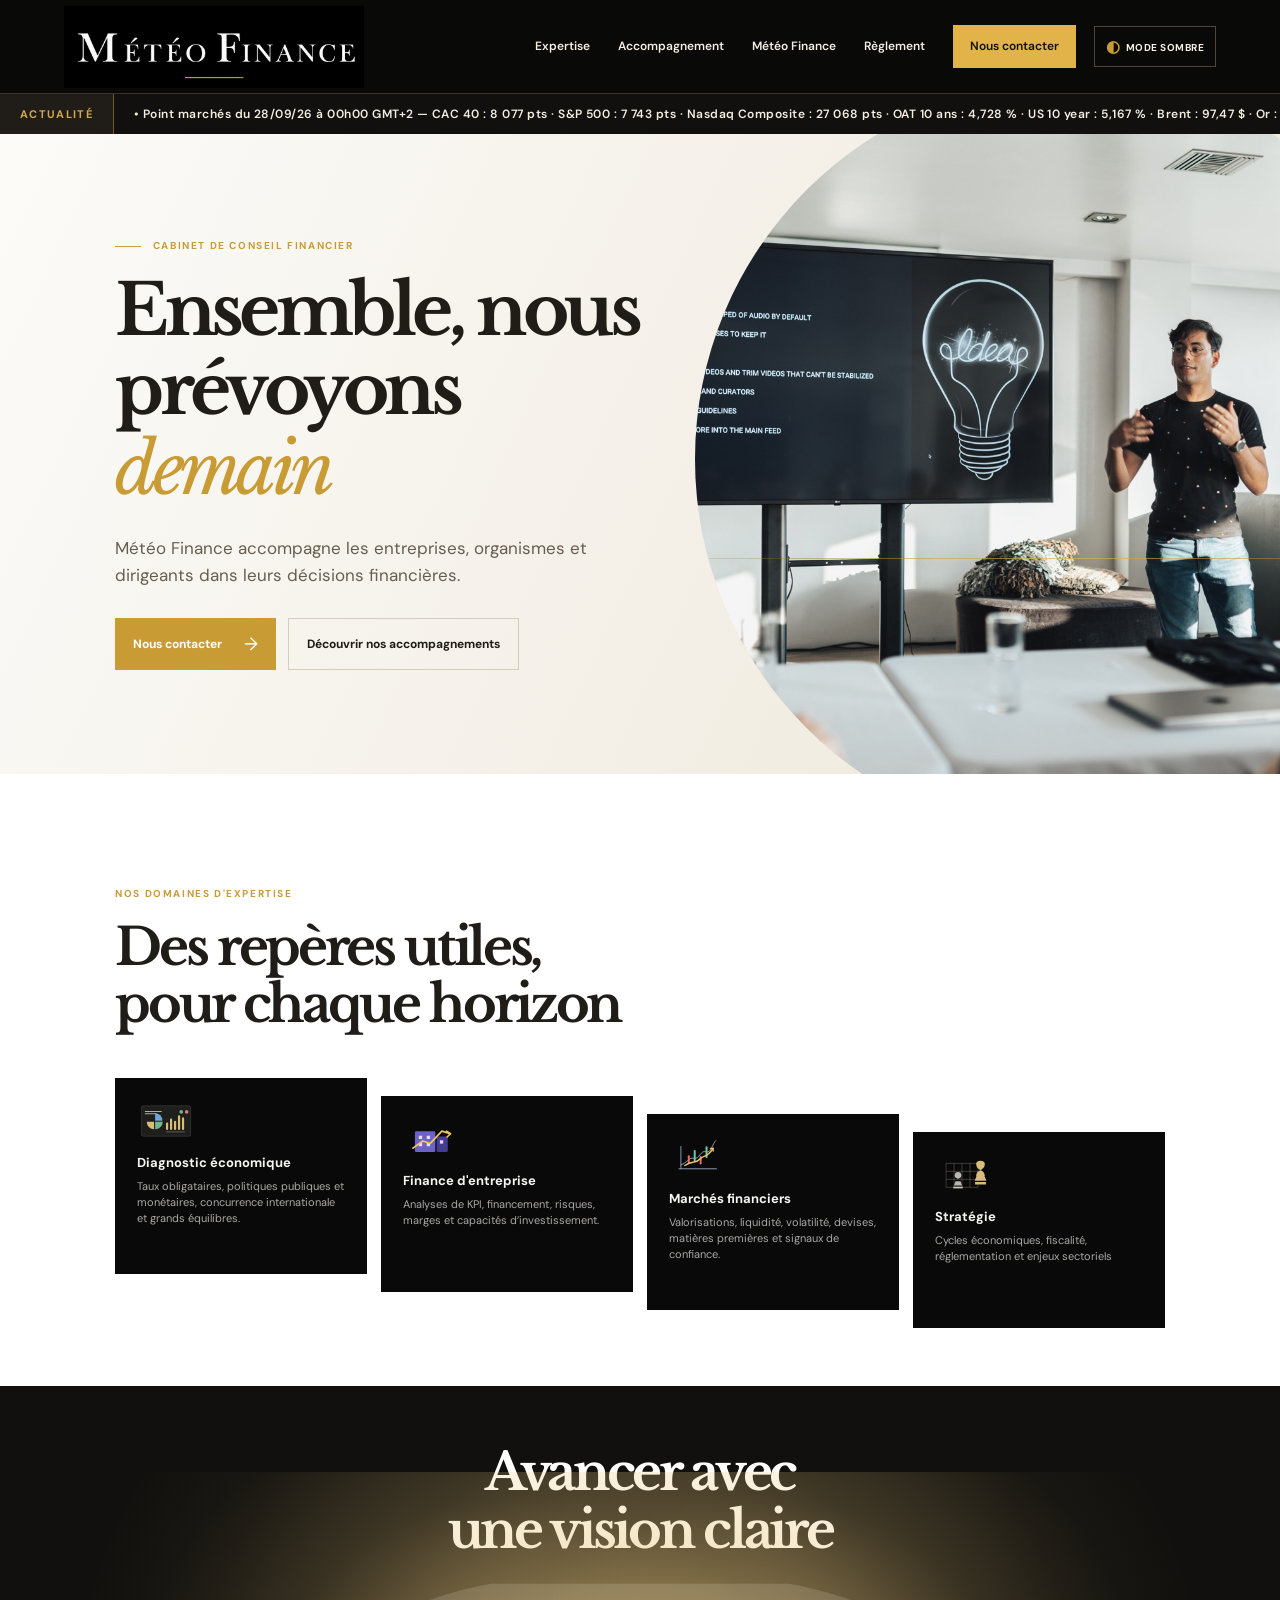
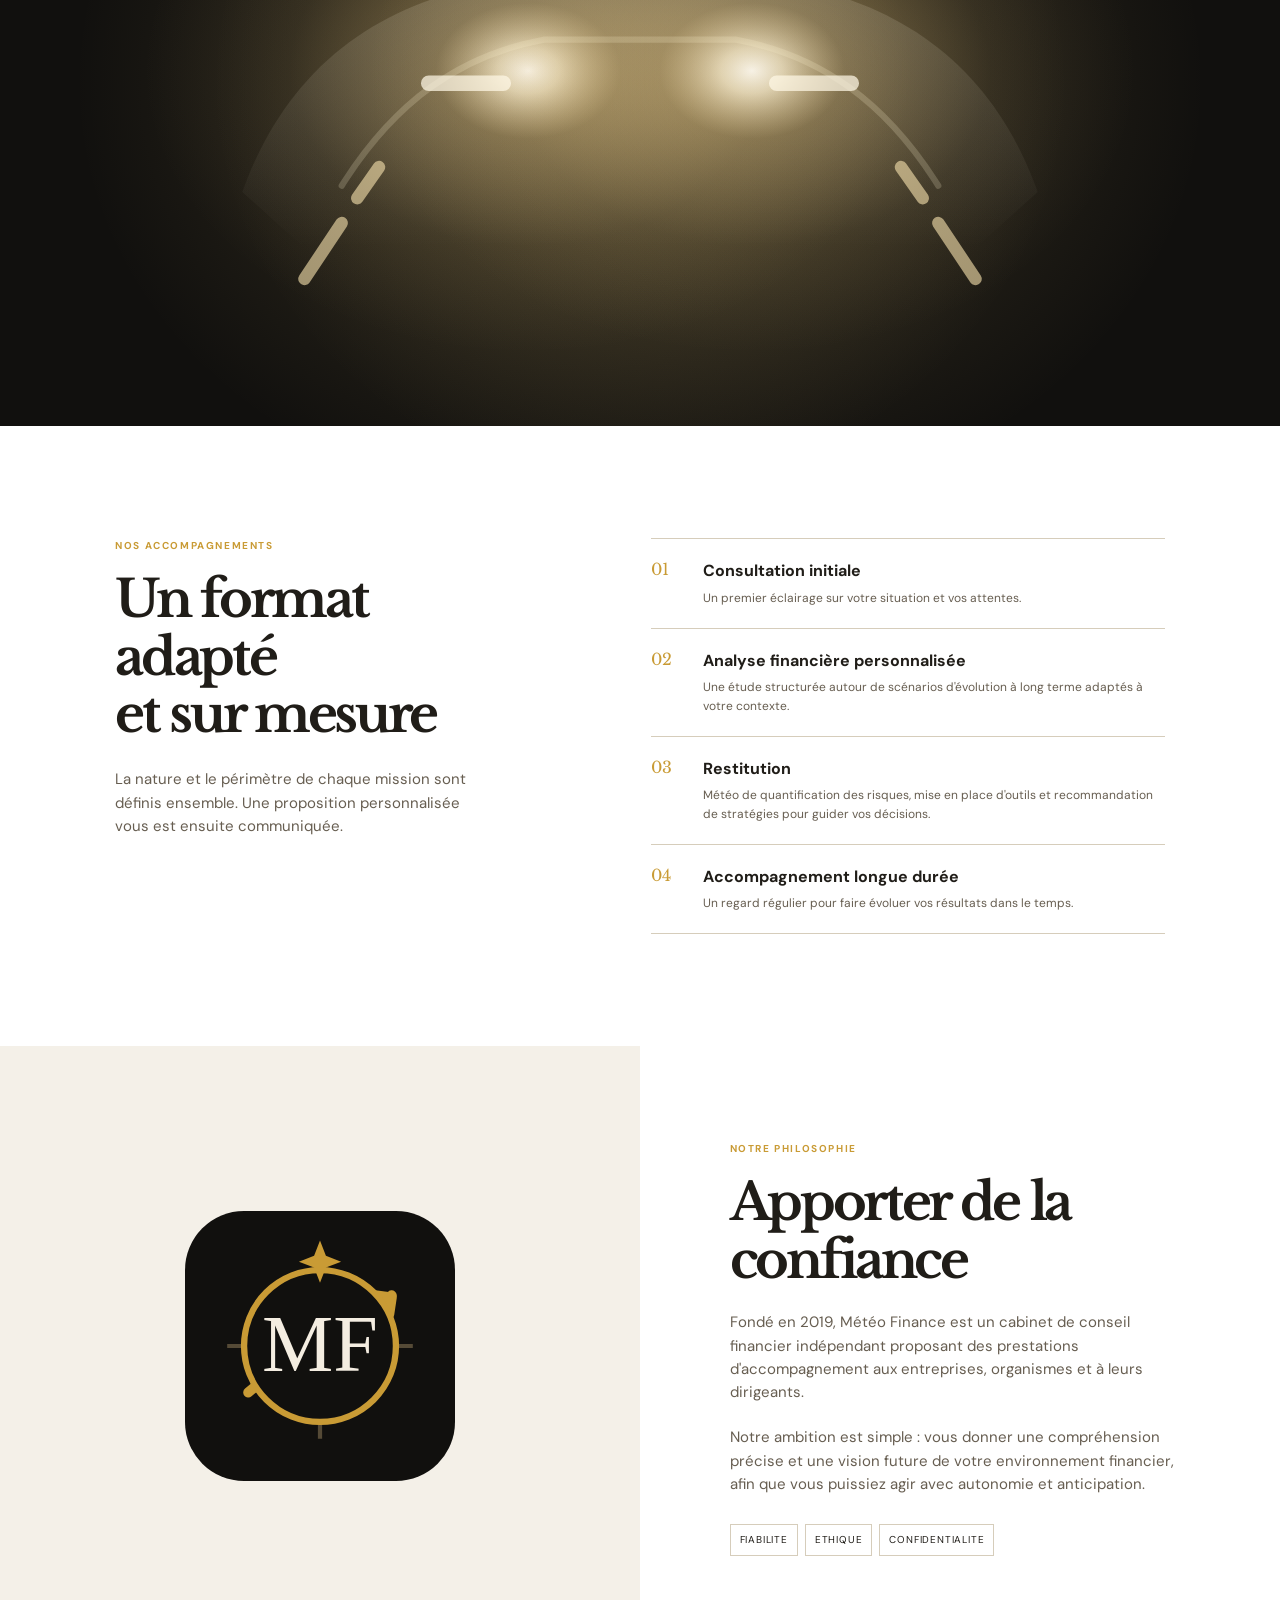
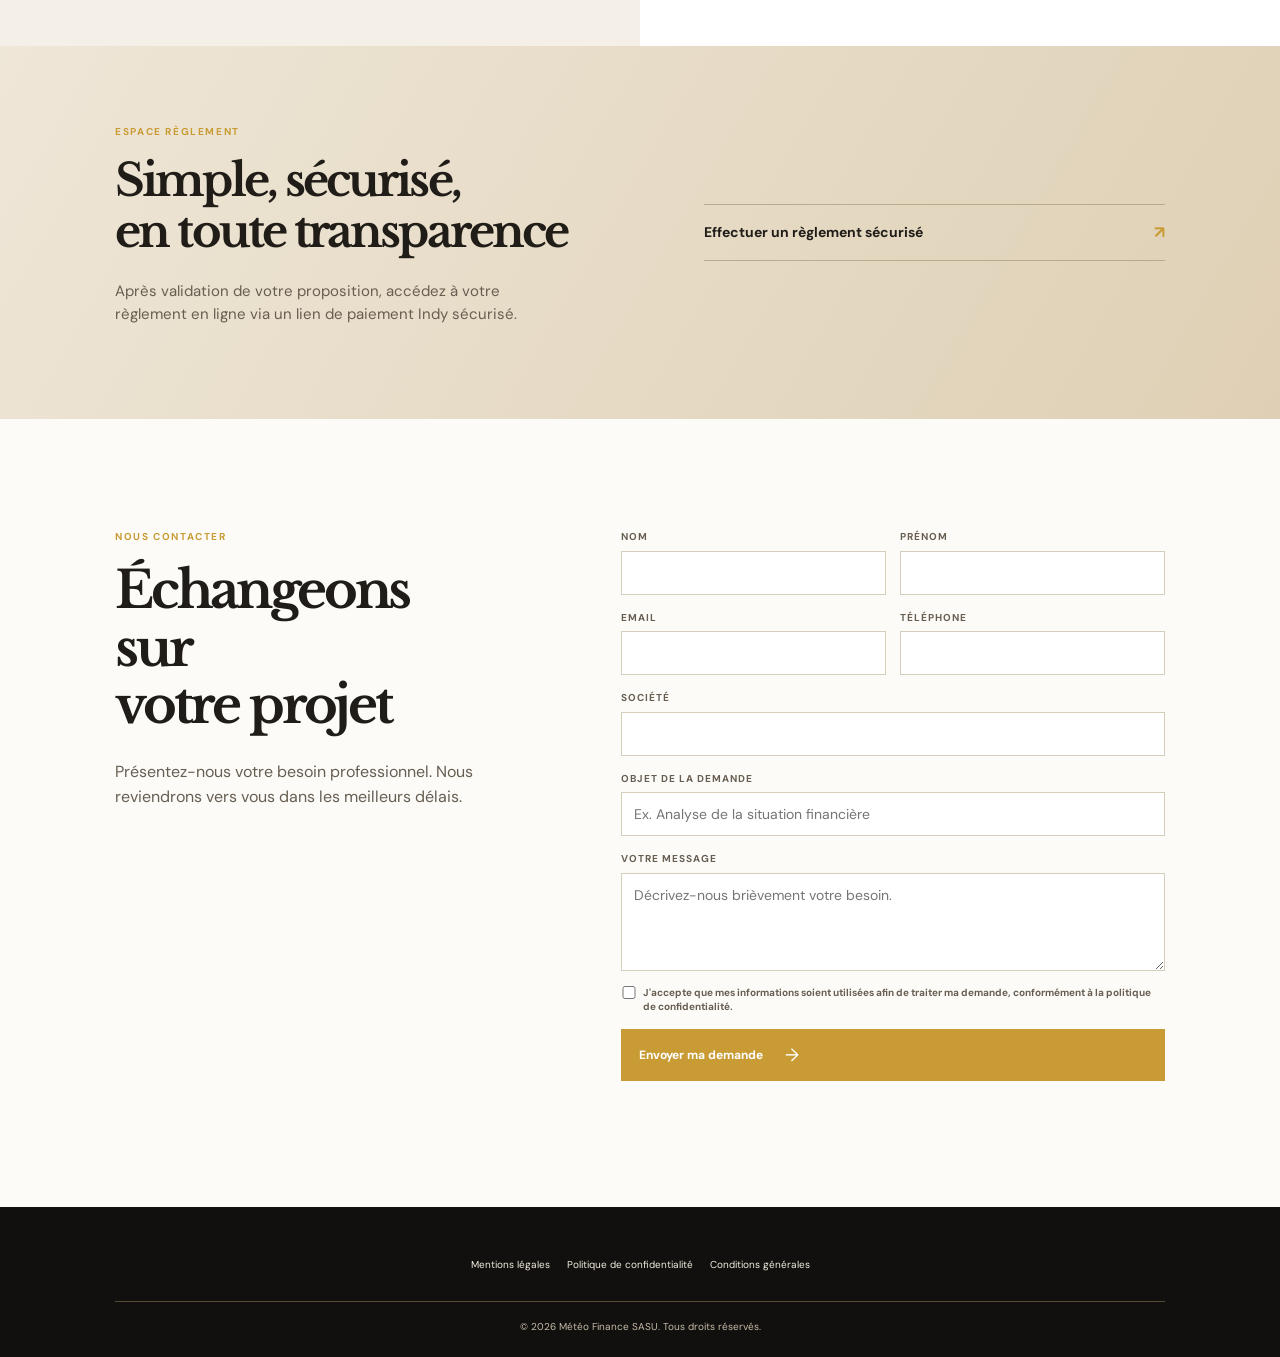
<file: index.html>
<!doctype html>
<html lang="fr">
<head>
  <!-- Encodage -->
  <meta charset="UTF-8" />

  <!-- Responsive -->
  <meta name="viewport" content="width=device-width, initial-scale=1.0" />

  <!-- SEO -->
  <title>Météo Finance | Cabinet de conseil financier</title>
  <meta
    name="description"
    content="Page d'accueil."
  />

  <link rel="canonical" href="https://meteofinance.github.io/" />

  <!-- Open Graph (Facebook, LinkedIn, WhatsApp...) -->
  <meta property="og:type" content="website" />
  <meta property="og:site_name" content="Météo Finance" />
  <meta property="og:locale" content="fr_FR" />
  <meta property="og:title" content="Météo Finance | Cabinet de conseil financier" />
  <meta
    property="og:description"
    content="Page d'acceuil."
  />
  <meta property="og:url" content="https://meteofinance.github.io/" />
  <meta
    property="og:image"
    content="https://meteofinance.github.io/assets/logo-meteo-finance-dark.png"
  />
  <meta property="og:image:width" content="1200" />
  <meta property="og:image:height" content="630" />

  <!-- Twitter / X -->
  <meta name="twitter:card" content="summary_large_image" />
  <meta
    name="twitter:title"
    content="Météo Finance | Cabinet de conseil financier"
  />
  <meta
    name="twitter:description"
    content="Page d'acceuil."
  />
  <meta
    name="twitter:image"
    content="https://meteofinance.github.io/assets/logo-meteo-finance-dark.png"
  />

  <!-- Icône -->
  <!-- <link rel="icon" href="assets/favicon.ico" /> -->
  <link rel="icon" type="image/svg+xml" href="/assets/favicon.svg">
  <link rel="apple-touch-icon" sizes="180x180" href="/assets/apple-touch-icon.png">

  <!-- Polices -->
  <link rel="preconnect" href="https://fonts.googleapis.com" />
  <link rel="preconnect" href="https://fonts.gstatic.com" crossorigin />
  <link
    href="https://fonts.googleapis.com/css2?family=DM+Sans:wght@400;500;600;700&family=Libre+Baskerville:wght@400;700&display=swap"
    rel="stylesheet"
  />

  <!-- Initialisation du thème -->
  <script>
    try {
      document.documentElement.dataset.theme =
        new URLSearchParams(location.search).get("theme") ||
        localStorage.getItem("theme") ||
        "light";
    } catch {
      document.documentElement.dataset.theme = "light";
    }
  </script>

  <!-- Feuille de style -->
  <link rel="stylesheet" href="styles.css" />
  <link rel="stylesheet" href="market-ticker.css" />
  <link rel="stylesheet" href="cartographie-adjustments.css" />

  <!-- Script -->
  <script defer src="theme.js"></script>
</head>
<body>
  <header class="header" id="accueil">
    <a class="logo" href="index.html" aria-label="Météo Finance — retour en haut de page"><img src="assets/logo-meteo-finance-dark.png" data-theme-logo data-light-logo="assets/logo-meteo-finance-dark.png" data-dark-logo="assets/logo-meteo-finance-dark.png" alt="Météo Finance" /></a>
    <button class="menu-button" aria-label="Ouvrir le menu" aria-expanded="false">Menu <span>+</span></button>
    <nav class="nav" aria-label="Navigation principale">
      <a href="#expertise">Expertise</a><a href="#prestations">Accompagnement</a><a href="#societe">Météo Finance</a><a href="#reglement">Règlement</a><a class="nav-cta" href="#contact">Nous contacter</a>
    </nav>
    <button class="theme-button" data-theme-toggle type="button" aria-label="Activer le mode sombre" aria-pressed="false"><span aria-hidden="true">◐</span><span class="theme-button-text">Mode sombre</span></button>
  </header>

  <section class="market-ticker" aria-label="Informations de marché">
    <!-- DÉBUT TEST ACTUALITÉ : supprimez ce bloc pour retirer le libellé fixe. -->
    <div class="market-ticker__label" aria-hidden="true">Actualité</div>
    <!-- FIN TEST ACTUALITÉ -->

    <div class="market-ticker__viewport">
      
      
      
      
      
      <!--
        Informations à modifier manuellement : remplacez le même texte dans les deux balises ci-dessous.
        Les deux occurrences permettent un défilement continu, sans espace vide.
        ex : Point marchés du JJ/MM/AA à XXhXX GMT+2 — CAC 40 : 8&nbsp;376 pts · S&amp;P 500 : 7&nbsp;509 pts · Nasdaq Composite : 25&nbsp;837 pts · OAT 10 ans : 3,916 % · US 10 year : 4,628 % · Brent : 94,50 $ · Or : 4&nbsp;114 $ · EUR/USD : 1,141 $
      -->
      <p class="market-ticker__track">
        <span>• Point marchés du 28/09/26 à 00h00 GMT+2 — CAC 40 : 8&nbsp;077 pts · S&amp;P 500 : 7&nbsp;743 pts · Nasdaq Composite : 27&nbsp;068 pts · OAT 10 ans : 4,728 % · US 10 year : 5,167 % · Brent : 97,47 $ · Or : 4&nbsp;320 $ · EUR/USD : 1,139 $ • ALERTE INFO - Le taux obligataire américain à 10 ans débute la semaine à son plus haut niveau depuis 2007.</span>
        <span aria-hidden="true">• Point marchés du 28/09/26 à 00h00 GMT+2 — CAC 40 : 8&nbsp;077 pts · S&amp;P 500 : 7&nbsp;743 pts · Nasdaq Composite : 27&nbsp;068 pts · OAT 10 ans : 4,728 % · US 10 year : 5,167 % · Brent : 97,47 $ · Or : 4&nbsp;320 $ · EUR/USD : 1,139 $ • ALERTE INFO - Le taux obligataire américain à 10 ans débute la semaine à son plus haut niveau depuis 2007.</span>
      </p>
    </div>
    
    
    
    

    <!--
      Ancienne frise TradingView, conservée ici à titre de référence.
      <div class="tradingview-widget-container">
        <div class="tradingview-widget-container__widget"></div>
        <div class="tradingview-widget-copyright"><a href="https://fr.tradingview.com/markets/" rel="noopener nofollow" target="_blank"><span class="blue-text">Suivre les marchés</span></a><span class="trademark"> par TradingView</span></div>
        <script type="text/javascript" src="https://s3.tradingview.com/external-embedding/embed-widget-ticker-tape.js" async>
          {
            "symbols": [
              { "proName": "FOREXCOM:FRA40", "title": "CAC 40" },
              { "proName": "FOREXCOM:SPXUSD", "title": "S&P 500" },
              { "proName": "FOREXCOM:NSXUSD", "title": "Nasdaq 100" },
              { "proName": "FX:EURUSD", "title": "EUR / USD" },
              { "proName": "TVC:UKOIL", "title": "Brent" },
              { "proName": "TVC:GOLD", "title": "Or" }
            ],
            "showSymbolLogo": false,
            "colorTheme": "dark",
            "isTransparent": false,
            "displayMode": "adaptive",
            "locale": "fr"
          }
        </script>
      </div>
    -->
  </section>

  <main>
    <section class="hero">
      <div class="hero-glow"></div>
      <div class="hero-content">
        <p class="kicker"><span></span> Cabinet de conseil financier</p>
        <h1>Ensemble, nous prévoyons<br/><em>demain</em></h1>
        <p class="hero-text">Météo Finance accompagne les entreprises, organismes et dirigeants dans leurs décisions financières.</p>
        <div class="hero-actions"><a href="#contact" class="btn btn-gold">Nous contacter <b>→</b></a><a href="#prestations" class="btn btn-ghost">Découvrir nos accompagnements</a></div>
      </div>
      <div class="hero-visual" aria-hidden="true"><img src="assets/presentation-financiere.jpg" alt=""/></div>
      <!--<p class="hero-disclaimer">En tant que société de conseil, Météo Finance apporte ses recommandations. Les décisions restent de votre responsabilité.</p>-->
    </section>

    <!--<section class="signature"><p>Une lecture sereine de vos enjeux financiers</p><div></div><p>Analyse</p><i>✦</i><p>Perspective</p><i>✦</i><p>Décision</p></section>-->

    <section class="section expertise" id="expertise">
      <div class="intro-heading"><p class="kicker">Nos domaines d'expertise</p><h2><span>Des repères utiles,</span><span>pour chaque horizon</span></h2></div>
      <!--<div class="intro-copy"><p></p></div>-->
      <div class="offers offers-professionals">
        <article class="forecast-map">
          <div class="forecast-map-heading"><p class="kicker"></p><!--<h3></h3><p></p>--></div>
          <ol class="forecast-map-steps">
            <li><div class="forecast-step-visual"><img src="assets/illustration-diagnostic.svg" alt="" /></div><h4>Diagnostic économique</h4><p>Taux obligataires, politiques publiques et monétaires, concurrence internationale et grands équilibres.</p></li>
            <li><div class="forecast-step-visual"><img src="assets/illustration-entreprise.svg" alt="" /></div><h4>Finance d'entreprise</h4><p>Analyses de KPI, financement, risques, marges et capacités d’investissement.</p></li>
            <li><div class="forecast-step-visual"><img src="assets/illustration-marches.svg" alt="" /></div><h4>Marchés financiers</h4><p>Valorisations, liquidité, volatilité, devises, matières premières et signaux de confiance.</p></li>
            <li><div class="forecast-step-visual"><img src="assets/illustration-strategie.svg" alt="" /></div><h4>Stratégie</h4><p>Cycles économiques, fiscalité, réglementation et enjeux sectoriels</p></li>
          </ol>
        </article>
      </div>
      <!--<p class="mission-note"></p>-->
    </section>

    <section class="method" id="methode"><div class="method-title"><h2>Avancer avec<br/>une vision claire</h2></div><div class="method-visual" aria-hidden="true"></div></section>

    <section class="section pricing" id="prestations"><div class="pricing-heading"><p class="kicker">Nos accompagnements</p><h2>Un format adapté<br/>et sur mesure</h2><p>La nature et le périmètre de chaque mission sont définis ensemble. Une proposition personnalisée vous est ensuite communiquée.</p></div><div class="pricing-list"><article><span>01</span><div><h3>Consultation initiale</h3><p>Un premier éclairage sur votre situation et vos attentes.</p></div></article><article><span>02</span><div><h3>Analyse financière personnalisée</h3><p>Une étude structurée autour de scénarios d'évolution à long terme adaptés à votre contexte.</p></div></article><article><span>03</span><div><h3>Restitution</h3><p>Météo de quantification des risques, mise en place d'outils et recommandation de stratégies pour guider vos décisions.</p></div></article><article><span>04</span><div><h3>Accompagnement longue durée</h3><p>Un regard régulier pour faire évoluer vos résultats dans le temps.</p></div></article></div></section>
    <section class="company" id="societe"><div class="company-symbol"><img src="assets/favicon.svg" alt="Météo Finance" /></div><div class="company-text"><p class="kicker">Notre philosophie</p><h2>Apporter de la<br/>confiance</h2><p>Fondé en 2019, Météo Finance est un cabinet de conseil financier indépendant proposant des prestations d'accompagnement aux entreprises, organismes et à leurs dirigeants.</p><p>Notre ambition est simple : vous donner une compréhension précise et une vision future de votre environnement financier, afin que vous puissiez agir avec autonomie et anticipation.</p><div class="principles"><span>FIABILITE</span><span>ETHIQUE</span><span>CONFIDENTIALITE</span></div></div></section>





<!--Lien de paiement dans script.js-->
    <section class="payment" id="reglement"><div><p class="kicker">Espace règlement</p><h2>Simple, sécurisé,<br/>en toute transparence</h2><p>Après validation de votre proposition, accédez à votre règlement en ligne via un lien de paiement Indy sécurisé.</p></div><div class="pay-links"><a data-payment="secure" href="#">Effectuer un règlement sécurisé <b>↗</b></a></div></section>





    <section class="contact" id="contact"><div class="contact-intro"><p class="kicker">Nous contacter</p><h2>Échangeons sur<br/>votre projet</h2><p>Présentez-nous votre besoin professionnel. Nous reviendrons vers vous dans les meilleurs délais.</p><a class="contact-email" href="mailto:meteofinance@outlook.com">meteofinance@outlook.com <span>↗</span></a></div><form id="contact-form"><div class="form-row"><label>Nom<input required name="nom" type="text" autocomplete="family-name" /></label><label>Prénom<input required name="prenom" type="text" autocomplete="given-name" /></label></div><div class="form-row"><label>Email<input required name="email" type="email" autocomplete="email" /></label><label>Téléphone<input name="telephone" type="tel" autocomplete="tel" /></label></div><label>Société<input required name="societe" type="text" autocomplete="organization" /></label><label>Objet de la demande<input required name="objet" type="text" placeholder="Ex. Analyse de la situation financière" /></label><label>Votre message<textarea required name="message" rows="4" placeholder="Décrivez-nous brièvement votre besoin."></textarea></label><label class="consent"><input required type="checkbox" /><span>J'accepte que mes informations soient utilisées afin de traiter ma demande, conformément à la politique de confidentialité.</span></label><button type="submit" class="btn btn-gold">Envoyer ma demande <b>→</b></button><p class="form-status" aria-live="polite"></p></form></section>
  </main>
  <footer><div class="footer-links"><a href="mentions-legales.html">Mentions légales</a><a href="politique-confidentialite.html">Politique de confidentialité</a><a href="conditions-generales-prestation.html">Conditions générales</a></div><small>© 2026 Météo Finance SASU. Tous droits réservés.</small></footer>
  <script src="script.js"></script>
</body>
</html>
</file>
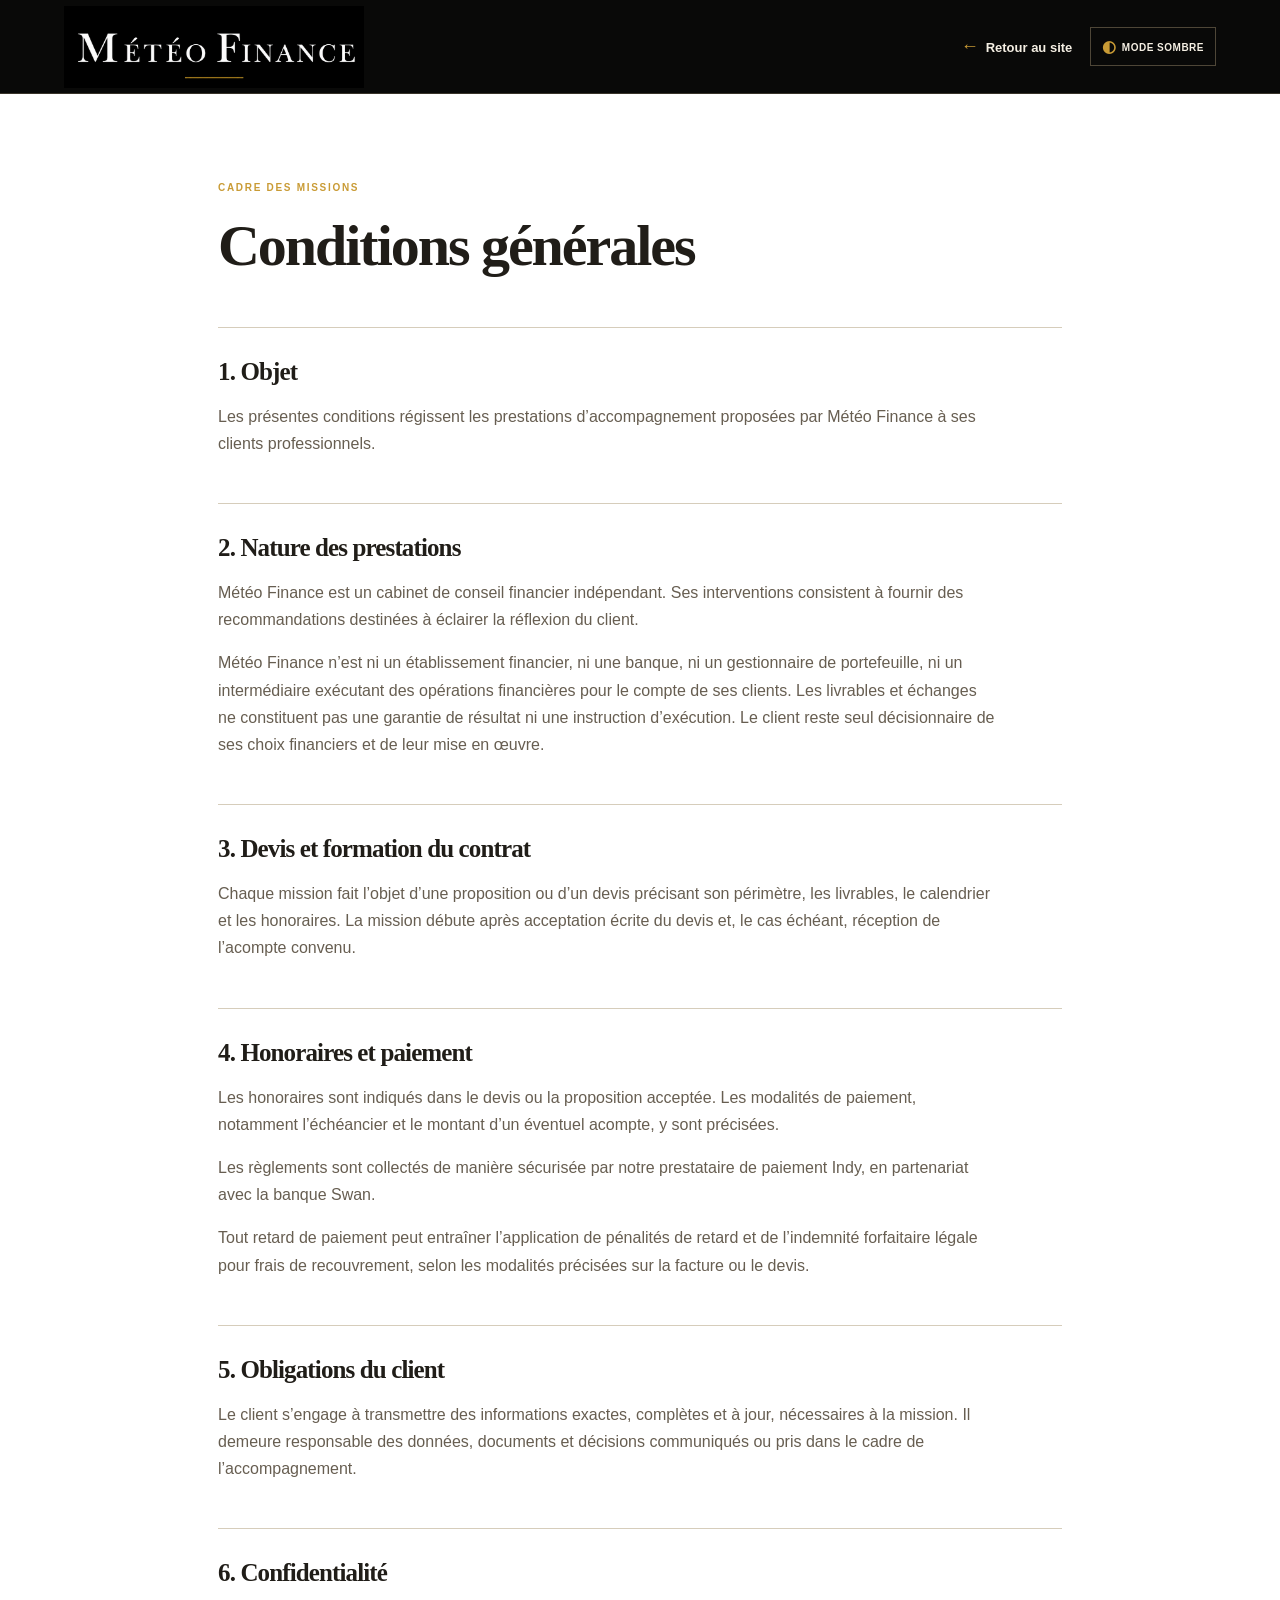
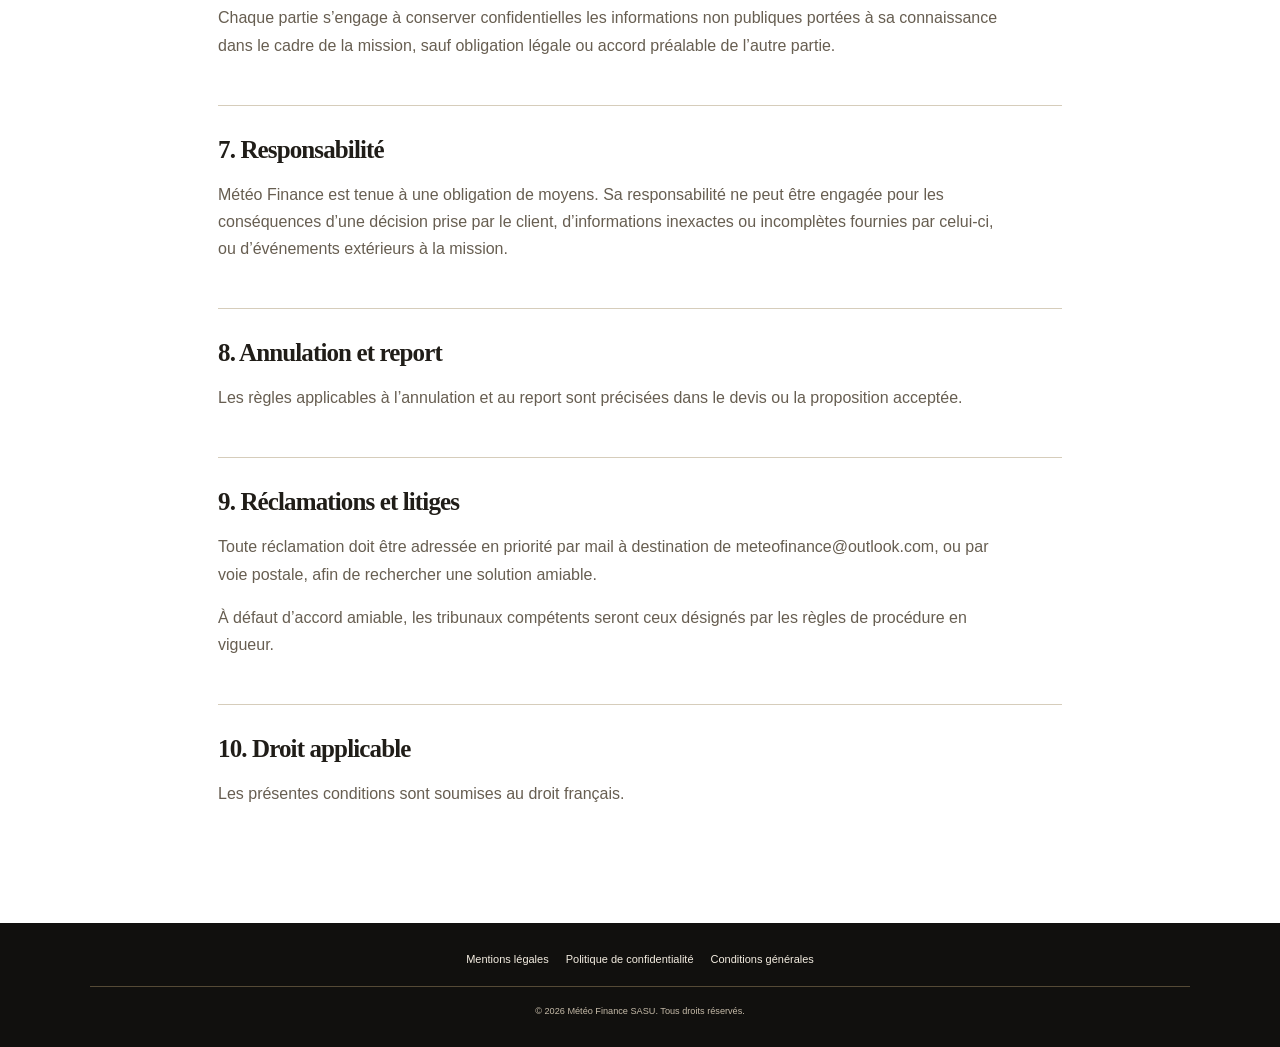
<file: conditions-generales-prestation.html>
<!doctype html>
<html lang="fr"><head><meta charset="utf-8"><meta name="viewport" content="width=device-width,initial-scale=1"><title>Conditions générales | Météo Finance</title>
<link rel="icon" type="image/svg+xml" href="/assets/favicon.svg">
<link rel="apple-touch-icon" sizes="180x180" href="/assets/apple-touch-icon.png">
<script>try{document.documentElement.dataset.theme=new URLSearchParams(location.search).get('theme')||localStorage.getItem('theme')||'light'}catch(error){document.documentElement.dataset.theme='light'}</script><link rel="stylesheet" href="legal.css"><script defer src="theme.js"></script></head>
<body><header class="legal-header"><a class="legal-logo" href="index.html"><img src="assets/logo-meteo-finance-light.png" data-theme-logo data-light-logo="assets/logo-meteo-finance-light.png" data-dark-logo="assets/logo-meteo-finance-dark.png" alt="Météo Finance"></a><a href="index.html"><span>←</span>Retour au site</a><button class="theme-button" data-theme-toggle type="button" aria-label="Activer le mode sombre" aria-pressed="false"><span aria-hidden="true">◐</span><span class="theme-button-text">Mode sombre</span></button></header><main class="page"><p class="eyebrow">Cadre des missions</p><h1>Conditions générales</h1><h2>1. Objet</h2><p>Les présentes conditions régissent les prestations d’accompagnement proposées par Météo Finance à ses clients professionnels.</p><h2>2. Nature des prestations</h2><p>Météo Finance est un cabinet de conseil financier indépendant. Ses interventions consistent à fournir des recommandations destinées à éclairer la réflexion du client.</p><p>Météo Finance n’est ni un établissement financier, ni une banque, ni un gestionnaire de portefeuille, ni un intermédiaire exécutant des opérations financières pour le compte de ses clients. Les livrables et échanges ne constituent pas une garantie de résultat ni une instruction d’exécution. Le client reste seul décisionnaire de ses choix financiers et de leur mise en œuvre.</p><h2>3. Devis et formation du contrat</h2><p>Chaque mission fait l’objet d’une proposition ou d’un devis précisant son périmètre, les livrables, le calendrier et les honoraires. La mission débute après acceptation écrite du devis et, le cas échéant, réception de l’acompte convenu.</p><h2>4. Honoraires et paiement</h2><p>Les honoraires sont indiqués dans le devis ou la proposition acceptée. Les modalités de paiement, notamment l’échéancier et le montant d’un éventuel acompte, y sont précisées.</p><p>Les règlements sont collectés de manière sécurisée par notre prestataire de paiement Indy, en partenariat avec la banque Swan.</p><p>Tout retard de paiement peut entraîner l’application de pénalités de retard et de l’indemnité forfaitaire légale pour frais de recouvrement, selon les modalités précisées sur la facture ou le devis.</p><h2>5. Obligations du client</h2><p>Le client s’engage à transmettre des informations exactes, complètes et à jour, nécessaires à la mission. Il demeure responsable des données, documents et décisions communiqués ou pris dans le cadre de l’accompagnement.</p><h2>6. Confidentialité</h2><p>Chaque partie s’engage à conserver confidentielles les informations non publiques portées à sa connaissance dans le cadre de la mission, sauf obligation légale ou accord préalable de l’autre partie.</p><h2>7. Responsabilité</h2><p>Météo Finance est tenue à une obligation de moyens. Sa responsabilité ne peut être engagée pour les conséquences d’une décision prise par le client, d’informations inexactes ou incomplètes fournies par celui-ci, ou d’événements extérieurs à la mission.</p><h2>8. Annulation et report</h2><p>Les règles applicables à l’annulation et au report sont précisées dans le devis ou la proposition acceptée.</p><h2>9. Réclamations et litiges</h2><p>Toute réclamation doit être adressée en priorité par mail à destination de meteofinance@outlook.com, ou par voie postale, afin de rechercher une solution amiable.</p><p>À défaut d’accord amiable, les tribunaux compétents seront ceux désignés par les règles de procédure en vigueur.</p><h2>10. Droit applicable</h2><p>Les présentes conditions sont soumises au droit français.</p></main><footer class="legal-footer"><div class="footer-links"><a href="mentions-legales.html">Mentions légales</a><a href="politique-confidentialite.html">Politique de confidentialité</a><a href="conditions-generales-prestation.html">Conditions générales</a></div><small>© 2026 Météo Finance SASU. Tous droits réservés.</small></footer></body></html
</file>
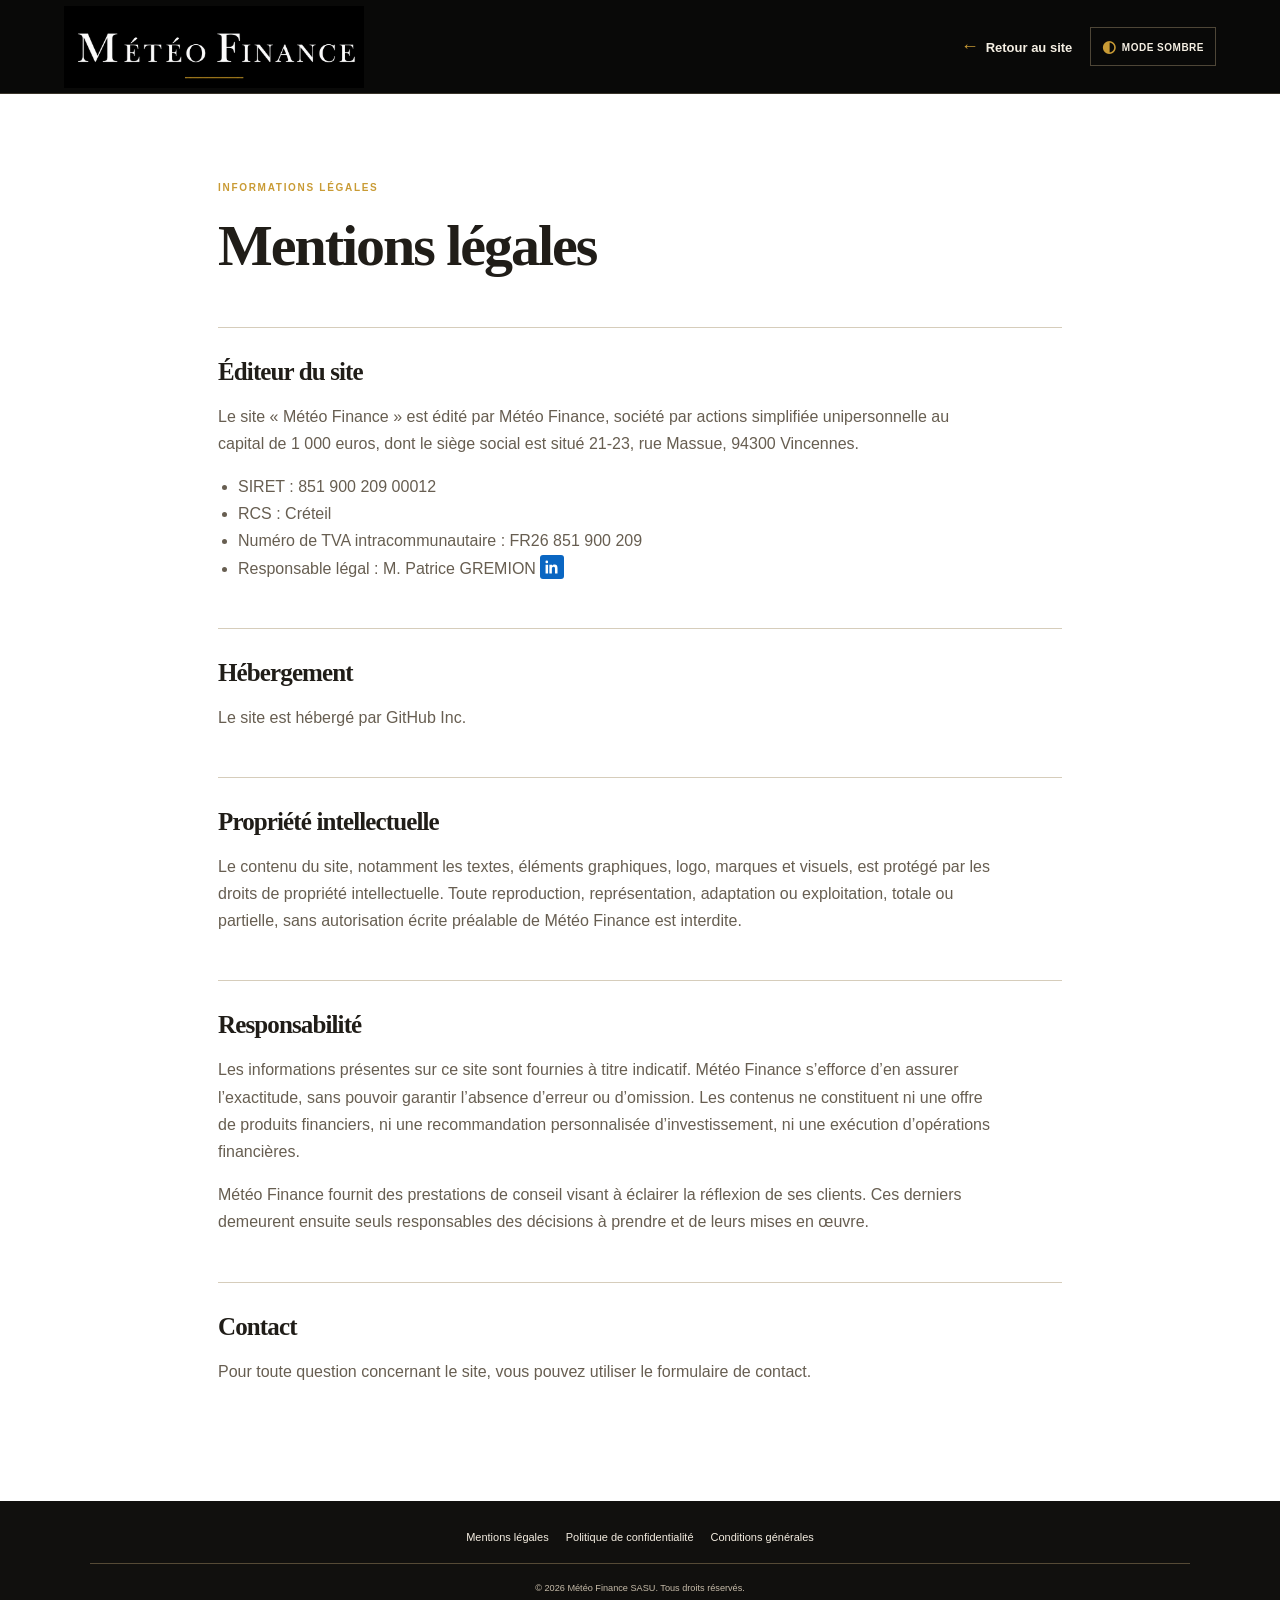
<file: mentions-legales.html>
<!doctype html>
<html lang="fr"><head><meta charset="utf-8"><meta name="viewport" content="width=device-width,initial-scale=1"><title>Mentions légales | Météo Finance</title>
<link rel="icon" type="image/svg+xml" href="/assets/favicon.svg">
<link rel="apple-touch-icon" sizes="180x180" href="/assets/apple-touch-icon.png">
<script>try{document.documentElement.dataset.theme=new URLSearchParams(location.search).get('theme')||localStorage.getItem('theme')||'light'}catch(error){document.documentElement.dataset.theme='light'}</script><link rel="stylesheet" href="legal.css"><script defer src="theme.js"></script></head>
<body><header class="legal-header"><a class="legal-logo" href="index.html"><img src="assets/logo-meteo-finance-light.png" data-theme-logo data-light-logo="assets/logo-meteo-finance-light.png" data-dark-logo="assets/logo-meteo-finance-dark.png" alt="Météo Finance"></a><a href="index.html"><span>←</span>Retour au site</a><button class="theme-button" data-theme-toggle type="button" aria-label="Activer le mode sombre" aria-pressed="false"><span aria-hidden="true">◐</span><span class="theme-button-text">Mode sombre</span></button></header><main class="page"><p class="eyebrow">Informations légales</p><h1>Mentions légales</h1><h2>Éditeur du site</h2><p>Le site « Météo Finance » est édité par Météo Finance, société par actions simplifiée unipersonnelle au capital de 1 000 euros, dont le siège social est situé 21-23, rue Massue, 94300 Vincennes.</p><ul><li>SIRET : 851 900 209 00012</li><li>RCS : Créteil</li><li>Numéro de TVA intracommunautaire : FR26 851 900 209</li><li class="legal-responsible">Responsable légal : M. Patrice GREMION <a class="linkedin-link" href="https://www.linkedin.com/in/patrice-gr%C3%A9mion-350199128/" target="_blank" rel="noopener noreferrer" aria-label="Voir le profil LinkedIn de Patrice Grémion"><svg viewBox="0 0 24 24" aria-hidden="true"><path d="M5.37 3.3a2.3 2.3 0 1 1-4.6 0 2.3 2.3 0 0 1 4.6 0ZM.98 8.05h4.3V23h-4.3V8.05ZM8 8.05h4.12v2.04h.06c.57-1.09 1.98-2.24 4.08-2.24 4.37 0 5.18 2.88 5.18 6.62V23h-4.29v-7.53c0-1.8-.03-4.11-2.5-4.11-2.5 0-2.88 1.95-2.88 3.98V23H7.48V8.05H8Z"/></svg><span class="linkedin-link__text">LinkedIn</span></a></li></ul><h2>Hébergement</h2><p>Le site est hébergé par GitHub Inc.</p><h2>Propriété intellectuelle</h2><p>Le contenu du site, notamment les textes, éléments graphiques, logo, marques et visuels, est protégé par les droits de propriété intellectuelle. Toute reproduction, représentation, adaptation ou exploitation, totale ou partielle, sans autorisation écrite préalable de Météo Finance est interdite.</p><h2>Responsabilité</h2><p>Les informations présentes sur ce site sont fournies à titre indicatif. Météo Finance s’efforce d’en assurer l’exactitude, sans pouvoir garantir l’absence d’erreur ou d’omission. Les contenus ne constituent ni une offre de produits financiers, ni une recommandation personnalisée d’investissement, ni une exécution d’opérations financières.</p><p>Météo Finance fournit des prestations de conseil visant à éclairer la réflexion de ses clients. Ces derniers demeurent ensuite seuls responsables des décisions à prendre et de leurs mises en œuvre.</p><h2>Contact</h2><p>Pour toute question concernant le site, vous pouvez utiliser le formulaire de contact.</p></main><footer class="legal-footer"><div class="footer-links"><a href="mentions-legales.html">Mentions légales</a><a href="politique-confidentialite.html">Politique de confidentialité</a><a href="conditions-generales-prestation.html">Conditions générales</a></div><small>© 2026 Météo Finance SASU. Tous droits réservés.</small></footer></body></html>
</file>
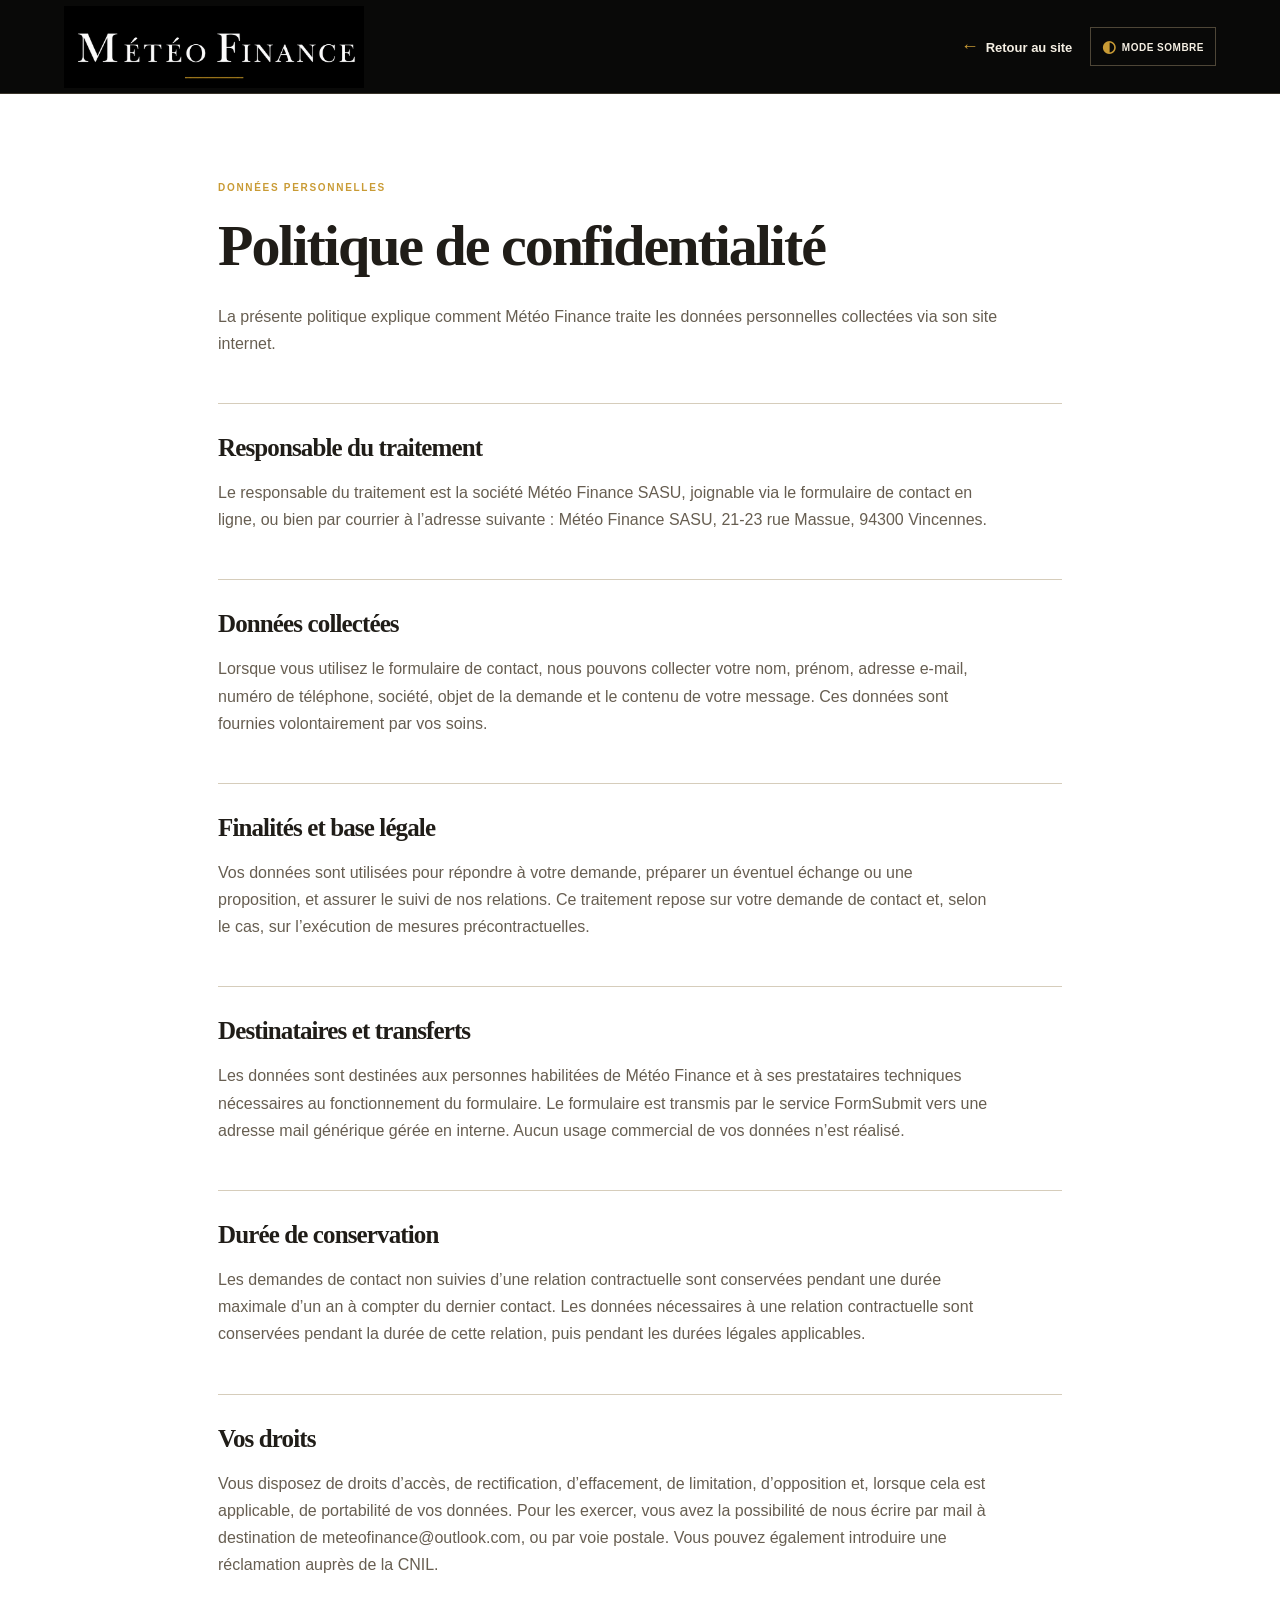
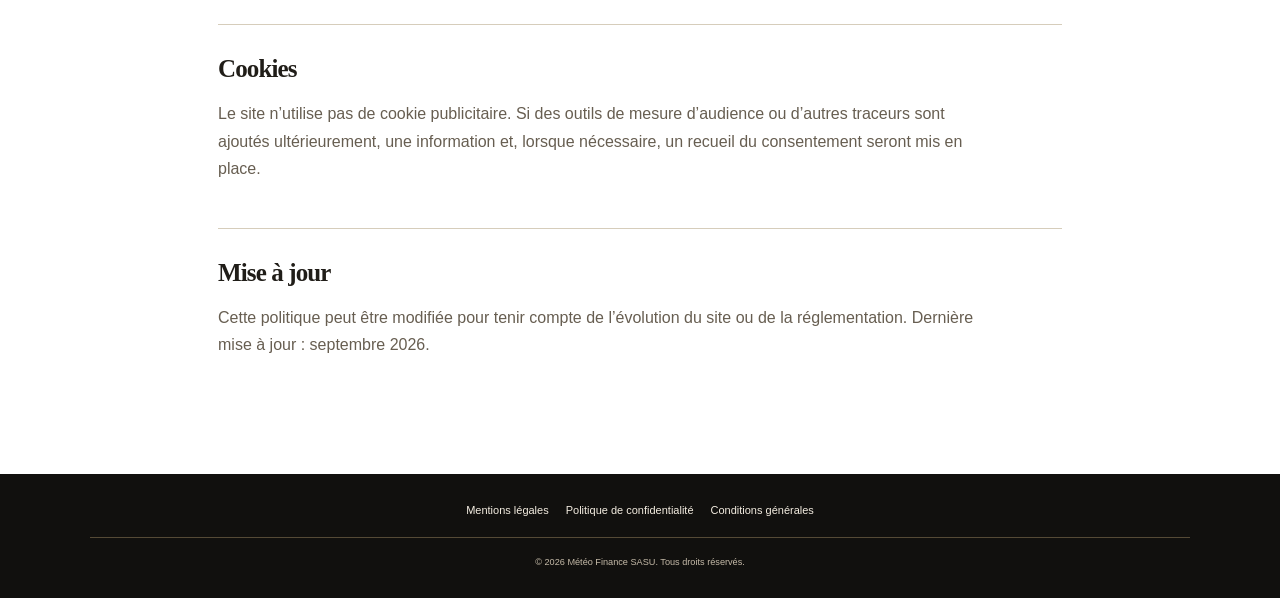
<file: politique-confidentialite.html>
<!doctype html>
<html lang="fr"><head><meta charset="utf-8"><meta name="viewport" content="width=device-width,initial-scale=1"><title>Politique de confidentialité | Météo Finance</title>
<link rel="icon" type="image/svg+xml" href="/assets/favicon.svg">
<link rel="apple-touch-icon" sizes="180x180" href="/assets/apple-touch-icon.png">
<script>try{document.documentElement.dataset.theme=new URLSearchParams(location.search).get('theme')||localStorage.getItem('theme')||'light'}catch(error){document.documentElement.dataset.theme='light'}</script><link rel="stylesheet" href="legal.css"><script defer src="theme.js"></script></head>
<body><header class="legal-header"><a class="legal-logo" href="index.html"><img src="assets/logo-meteo-finance-light.png" data-theme-logo data-light-logo="assets/logo-meteo-finance-light.png" data-dark-logo="assets/logo-meteo-finance-dark.png" alt="Météo Finance"></a><a href="index.html"><span>←</span>Retour au site</a><button class="theme-button" data-theme-toggle type="button" aria-label="Activer le mode sombre" aria-pressed="false"><span aria-hidden="true">◐</span><span class="theme-button-text">Mode sombre</span></button></header><main class="page"><p class="eyebrow">Données personnelles</p><h1>Politique de confidentialité</h1><p>La présente politique explique comment Météo Finance traite les données personnelles collectées via son site internet.</p><h2>Responsable du traitement</h2><p>Le responsable du traitement est la société Météo Finance SASU, joignable via le formulaire de contact en ligne, ou bien par courrier à l’adresse suivante : Météo Finance SASU, 21-23 rue Massue, 94300 Vincennes.</p><h2>Données collectées</h2><p>Lorsque vous utilisez le formulaire de contact, nous pouvons collecter votre nom, prénom, adresse e-mail, numéro de téléphone, société, objet de la demande et le contenu de votre message. Ces données sont fournies volontairement par vos soins.</p><h2>Finalités et base légale</h2><p>Vos données sont utilisées pour répondre à votre demande, préparer un éventuel échange ou une proposition, et assurer le suivi de nos relations. Ce traitement repose sur votre demande de contact et, selon le cas, sur l’exécution de mesures précontractuelles.</p><h2>Destinataires et transferts</h2><p>Les données sont destinées aux personnes habilitées de Météo Finance et à ses prestataires techniques nécessaires au fonctionnement du formulaire. Le formulaire est transmis par le service FormSubmit vers une adresse mail générique gérée en interne. Aucun usage commercial de vos données n’est réalisé.</p><h2>Durée de conservation</h2><p>Les demandes de contact non suivies d’une relation contractuelle sont conservées pendant une durée maximale d’un an à compter du dernier contact. Les données nécessaires à une relation contractuelle sont conservées pendant la durée de cette relation, puis pendant les durées légales applicables.</p><h2>Vos droits</h2><p>Vous disposez de droits d’accès, de rectification, d’effacement, de limitation, d’opposition et, lorsque cela est applicable, de portabilité de vos données. Pour les exercer, vous avez la possibilité de nous écrire par mail à destination de meteofinance@outlook.com, ou par voie postale. Vous pouvez également introduire une réclamation auprès de la CNIL.</p><h2>Cookies</h2><p>Le site n’utilise pas de cookie publicitaire. Si des outils de mesure d’audience ou d’autres traceurs sont ajoutés ultérieurement, une information et, lorsque nécessaire, un recueil du consentement seront mis en place.</p><h2>Mise à jour</h2><p>Cette politique peut être modifiée pour tenir compte de l’évolution du site ou de la réglementation. Dernière mise à jour : septembre 2026.</p></main><footer class="legal-footer"><div class="footer-links"><a href="mentions-legales.html">Mentions légales</a><a href="politique-confidentialite.html">Politique de confidentialité</a><a href="conditions-generales-prestation.html">Conditions générales</a></div><small>© 2026 Météo Finance SASU. Tous droits réservés.</small></footer></body></html>
</file>
<file: styles.css>
:root{--blue:#201d18;--ink:#201d18;--night:#11100e;--gold:#c99b35;--gold-light:#ecd291;--cream:#fcfbf8;--pale:#f2eee7;--line:#d6cdbb;--text:#675e51;--surface:#fff;--surface-muted:#f4f0e8;--soft-line:#ded7ca;--hero-start:#fcfbf8;--hero-end:#eee7d8;--payment-start:#eee6d7;--payment-end:#dfd0b5}*{box-sizing:border-box}html{scroll-behavior:smooth}body{margin:0;color:var(--ink);font:16px/1.55 "DM Sans",sans-serif;background:var(--surface);transition:background .25s,color .25s}.header{height:94px;padding:0 clamp(22px,5vw,74px);display:flex;align-items:center;justify-content:space-between;gap:18px;border-bottom:1px solid var(--soft-line);background:var(--surface);position:sticky;z-index:20;top:0}.logo{height:82px;width:305px;position:relative;overflow:hidden;display:block;flex:none}.logo img{width:300px;max-width:none;height:auto;position:absolute;left:0;top:-19px}.nav{display:flex;align-items:center;gap:28px;margin-left:auto}.nav a{font-size:12px;font-weight:600;color:var(--ink);text-decoration:none}.nav-cta{background:var(--blue);color:var(--surface)!important;padding:12px 17px}.theme-button{border:1px solid var(--line);background:transparent;color:var(--ink);padding:9px 11px;font:700 10px "DM Sans",sans-serif;letter-spacing:.05em;text-transform:uppercase;cursor:pointer;white-space:nowrap}.theme-button span:first-child{color:var(--gold);font-size:16px;vertical-align:-1px;margin-right:5px}.menu-button{display:none}.hero{min-height:640px;background:linear-gradient(115deg,var(--hero-start) 0%,var(--surface-muted) 54%,var(--hero-end) 100%);position:relative;display:grid;grid-template-columns:1fr 1fr;align-items:center;overflow:hidden;padding:75px clamp(28px,9vw,145px)}.hero-content{position:relative;z-index:2}.kicker{font-size:10px;text-transform:uppercase;letter-spacing:.16em;font-weight:700;color:var(--gold);margin:0 0 17px}.kicker span{display:inline-block;width:26px;height:1px;background:currentColor;vertical-align:middle;margin-right:8px}.hero h1,h2{font-family:"Libre Baskerville",serif;letter-spacing:-.065em;line-height:1.13;margin:0;color:var(--blue)}.hero h1{font-size:clamp(48px,5.5vw,80px)}.hero h1 em{color:var(--gold);font-weight:400}.hero-text{font-size:17px;color:var(--text);max-width:510px;margin:26px 0 30px}.hero-actions{display:flex;gap:12px;flex-wrap:wrap}.btn{display:inline-flex;align-items:center;gap:22px;padding:14px 18px;border:0;text-decoration:none;font:700 12px "DM Sans",sans-serif;cursor:pointer}.btn b{font-size:18px;font-weight:400}.btn-gold{background:var(--gold);color:#fff}.btn-ghost{border:1px solid var(--line);color:var(--blue)}.btn-navy{background:var(--blue);color:var(--surface)}.hero-visual{width:min(42vw,530px);aspect-ratio:1;justify-self:end;position:relative}.sun{width:31%;height:31%;position:absolute;border-radius:50%;top:20%;left:36%;background:radial-gradient(circle at 35% 30%,#f3db94,#c99b35)}.arc{position:absolute;border:1px solid #a7977d;border-bottom:0;border-radius:50% 50% 0 0;left:50%;transform:translateX(-50%)}.arc-one{width:53%;height:26%;top:29%}.arc-two{width:76%;height:38%;top:24%;opacity:.65}.arc-three{width:100%;height:51%;top:18%;opacity:.38}.horizon{position:absolute;top:55%;left:-6%;right:-6%;height:1px;background:#8d7c5f}.visual-caption{position:absolute;top:59%;left:7%;right:7%;display:flex;justify-content:space-between;color:#806f55;font-size:10px;text-transform:uppercase;letter-spacing:.12em}.hero-glow{position:absolute;width:760px;height:760px;border-radius:50%;right:-175px;top:-55px;background:#c99b3519}.hero-disclaimer{position:absolute;bottom:22px;left:clamp(28px,9vw,145px);font-size:10px;color:var(--text);max-width:480px}.signature{min-height:68px;display:flex;align-items:center;gap:16px;padding:13px clamp(28px,9vw,145px);color:var(--text);font-weight:600;font-size:9px;text-transform:uppercase;letter-spacing:.12em}.signature p{margin:0;white-space:nowrap}.signature div{height:1px;background:var(--soft-line);flex:1}.signature i{color:var(--gold);font-style:normal}.section{padding:112px clamp(28px,9vw,145px)}.expertise{display:grid;grid-template-columns:1fr 1fr;gap:42px 10vw}.intro-heading h2,.method h2,.company h2,.pricing h2,.payment h2,.contact h2{font-size:clamp(37px,4vw,61px)}.intro-copy{align-self:end;max-width:480px;color:var(--text);font-size:17px}.arrow-link{color:var(--blue);text-decoration:none;font-size:12px;font-weight:700}.arrow-link span,.offers a span{color:var(--gold);font-size:18px;margin-left:8px}.offers{grid-column:1/-1;display:grid;grid-template-columns:1fr 1fr;margin-top:20px}.offers article{min-height:430px;background:var(--surface-muted);padding:48px clamp(28px,5vw,75px);position:relative}.offers .dark{background:var(--night);color:#fff}.offer-number{font:20px "Libre Baskerville",serif;color:var(--gold)}.offers .kicker{margin-top:50px}.offers h3{font:400 clamp(26px,2.7vw,39px)/1.22 "Libre Baskerville",serif;letter-spacing:-.045em;margin:0 0 24px;color:var(--blue);max-width:450px}.offers .dark h3{color:#fff}.offers ul{padding:0;list-style:none;margin:0 0 25px;font-size:13px}.offers li{padding:7px 0;border-bottom:1px solid var(--line)}.offers .dark li{border-color:#554a36}.offers a{font-size:12px;font-weight:700;color:var(--blue);text-decoration:none}.offers .dark a{color:#fff}.mission-note{grid-column:1/-1;justify-self:center;text-align:center;color:var(--text);font:italic 16px "Libre Baskerville",serif;margin:0}.method{padding:112px clamp(28px,9vw,145px);background:var(--night);color:#e6dfd2;display:grid;grid-template-columns:.92fr 1.3fr;gap:9vw}.method h2{color:#fff}.method-title>p:last-child{font-size:16px;max-width:380px;color:#d2c8b8;margin-top:25px}.method-steps{display:grid;grid-template-columns:1fr 1fr;gap:0 43px}.method-steps article{display:flex;gap:18px;border-top:1px solid #554a36;padding:20px 0 32px}.method-steps span{font:21px "Libre Baskerville",serif;color:var(--gold)}.method-steps h3{color:#fff;font-size:15px;margin:2px 0 5px}.method-steps p{font-size:12px;color:#d2c8b8;margin:0}.company{display:grid;grid-template-columns:1fr 1fr;min-height:600px}.company-symbol{background:var(--surface-muted);position:relative;display:grid;place-items:center;overflow:hidden}.company-symbol img{display:block;width:min(45%,270px);height:auto;max-height:45%;object-fit:contain}.company-text{padding:95px clamp(30px,8vw,140px) 90px clamp(30px,7vw,100px);align-self:center}.company-text>p:not(.kicker){color:var(--text);font-size:15px;max-width:500px;margin:22px 0}.principles{display:flex;flex-wrap:wrap;gap:7px;margin-top:28px}.principles span{font-size:10px;text-transform:uppercase;letter-spacing:.08em;color:var(--blue);border:1px solid var(--line);padding:7px 9px}.pricing{display:grid;grid-template-columns:.9fr 1.1fr;gap:9vw}.pricing-heading>p:not(.kicker){color:var(--text);font-size:15px;max-width:380px;margin:24px 0 28px}.pricing-list article{border-top:1px solid var(--line);padding:20px 0;display:grid;grid-template-columns:36px 1fr;gap:16px}.pricing-list article:last-child{border-bottom:1px solid var(--line)}.pricing-list span{font:16px "Libre Baskerville",serif;color:var(--gold)}.pricing-list h3{font-size:16px;color:var(--blue);margin:0 0 5px}.pricing-list p{font-size:12px;color:var(--text);margin:0}.payment{background:linear-gradient(120deg,var(--payment-start),var(--payment-end));padding:78px clamp(28px,9vw,145px);display:grid;grid-template-columns:1fr 1fr;gap:10vw}.payment h2{font-size:clamp(34px,3.5vw,52px)}.payment>div>p:last-child{font-size:15px;color:var(--text);max-width:430px;margin-top:22px}.pay-links{align-self:center}.pay-links a{display:grid;grid-template-columns:32px 1fr auto;gap:12px;align-items:center;text-decoration:none;color:var(--blue);font-size:14px;font-weight:700;padding:14px 0;border-top:1px solid #b9ab92}.pay-links a:nth-child(3){border-bottom:1px solid #b9ab92}.pay-links span{color:var(--gold);font:16px "Libre Baskerville",serif}.pay-links b{color:var(--gold);font-size:17px}.pay-links small{display:block;margin-top:13px;color:var(--text);font-size:10px}.contact{display:grid;grid-template-columns:.82fr 1.18fr;gap:10vw;background:var(--cream);padding:110px clamp(28px,9vw,145px)}.contact-intro>p:not(.kicker){font-size:16px;color:var(--text);max-width:390px;margin:25px 0}.contact-email{display:inline-block;text-decoration:none;border-bottom:1px solid var(--gold);padding-bottom:6px;font-size:13px;font-weight:700;color:var(--blue)}.contact-email span{color:var(--gold);margin-left:8px}form{display:grid;gap:15px}label{display:grid;gap:6px;color:var(--text);font-size:10px;font-weight:700;letter-spacing:.1em;text-transform:uppercase}input,select,textarea{font:14px "DM Sans",sans-serif;border:1px solid var(--line);border-radius:0;background:var(--surface);color:var(--blue);padding:12px;outline-color:var(--gold)}textarea{resize:vertical}.form-row{display:grid;grid-template-columns:1fr 1fr;gap:14px}.consent{grid-template-columns:16px 1fr;align-items:start;font-size:10px;letter-spacing:0;text-transform:none;line-height:1.4}.consent input{margin:0}.form-status{color:#557a58;font-size:12px;margin:0;min-height:1px}footer{background:var(--night);color:#d2c8b8;padding:50px clamp(28px,9vw,145px) 22px;display:grid;grid-template-columns:1fr 1fr;gap:29px}.footer-logo{filter:none;opacity:1;width:300px;height:120px;background:#000}.footer-logo img{width:300px;top:0;left:0}footer>p{font-size:13px;margin:0}.footer-links{display:flex;justify-content:end;gap:17px}.footer-links a{font-size:10px;color:#f4ede1;text-decoration:none}footer small{grid-column:1/-1;border-top:1px solid #554a36;padding-top:17px;font-size:10px;line-height:1.55;color:#c6bba9}.honeypot{position:absolute;left:-9999px;opacity:0;pointer-events:none}.contact-email{display:none!important}.pay-links a{border-bottom:1px solid #b9ab92}footer{grid-template-columns:1fr}footer .footer-links{justify-content:flex-start}
@media(max-width:800px){.header{height:78px}.logo{width:200px;height:65px}.logo img{width:230px;left:-8px;top:-10px}.nav{display:none;position:absolute;left:0;right:0;top:78px;background:#fff;box-shadow:0 14px 18px #001b3620;flex-direction:column;align-items:stretch;padding:25px}.nav.open{display:flex}.nav-cta{text-align:center}.menu-button{display:block;border:0;background:none;color:var(--blue);font:700 12px "DM Sans";text-transform:uppercase;letter-spacing:.1em}.menu-button span{font-size:17px;margin-left:5px}.hero{grid-template-columns:1fr;padding:70px 28px 74px;min-height:auto}.hero-visual{opacity:.36;position:absolute;width:84vw;right:-18vw;top:58px}.hero-disclaimer{left:28px;right:28px}.signature{padding:17px 28px;flex-wrap:wrap}.signature div{display:none}.signature p:first-child{width:100%}.section,.method,.contact{padding:75px 28px}.expertise,.method,.pricing,.payment,.contact,.company{grid-template-columns:1fr}.offers{grid-template-columns:1fr}.offers article{min-height:auto}.method{gap:38px}.company-symbol{min-height:330px}.company-text{padding:73px 28px}.pricing{gap:44px}.payment{padding:66px 28px;gap:35px}.contact{gap:48px}.footer-links{justify-content:start;flex-wrap:wrap}footer{grid-template-columns:1fr;padding:40px 28px 20px}.form-row,.method-steps{grid-template-columns:1fr}.method-steps{gap:0}.footer-logo{width:230px}}

html[data-theme="dark"]{--blue:#faf4e8;--ink:#f5efe3;--night:#090908;--gold:#e1b348;--cream:#15130f;--pale:#211e18;--line:#4e4637;--text:#d2c8b8;--surface:#12110e;--surface-muted:#201e19;--soft-line:#39342a;--hero-start:#15130f;--hero-end:#292318;--payment-start:#242016;--payment-end:#17150f}
html[data-theme="dark"] .header{background:#0b0a09}
html[data-theme="dark"] .nav-cta{color:#11100e!important;background:var(--gold)}
html[data-theme="dark"] .btn-gold{color:#11100e}
html[data-theme="dark"] .offers article:not(.dark){background:#211e18}
html[data-theme="dark"] .company-symbol{background:#211e18}
html[data-theme="dark"] .method,html[data-theme="dark"] footer{background:#090908}
html[data-theme="dark"] .btn-ghost{border-color:#645a48}
html[data-theme="dark"] .pay-links a{border-color:#675c47}
html[data-theme="dark"] input,html[data-theme="dark"] select,html[data-theme="dark"] textarea{background:#1b1915;color:var(--ink)}
html[data-theme="dark"] .form-status{color:#9bc29b}

/* Variante de démonstration : bandeau supérieur noir dans les deux modes. */
.header{background:#090908!important;border-bottom-color:#39342a}
.header .nav a{color:#f5efe3}
.header .nav-cta{background:#e1b348;color:#11100e!important}
.header .theme-button{color:#f5efe3;border-color:#4e4637}
.header .menu-button{color:#f5efe3}
@media(max-width:800px){.header .nav{background:#090908}}

/* Le menu principal bascule avant de pouvoir déborder à droite. */
@media(min-width:801px) and (max-width:1050px){.header{height:78px;gap:9px}.logo{width:238px;height:65px}.logo img{width:238px;left:0;top:-15px}.nav{display:none;position:absolute;left:0;right:0;top:78px;background:#090908;box-shadow:0 14px 18px #0004;flex-direction:column;align-items:stretch;padding:25px}.nav.open{display:flex}.nav-cta{text-align:center}.menu-button{display:block;border:0;background:none;color:#f5efe3;font:700 12px "DM Sans";text-transform:uppercase;letter-spacing:.1em}.menu-button span{font-size:17px;margin-left:5px}.theme-button{padding:7px}.theme-button-text{display:none}.theme-button span:first-child{margin:0}}
.offers-professionals{grid-template-columns:1fr}
.offers-professionals article{min-height:360px}
.offers-professionals .kicker{margin-top:0}
.pay-links a{grid-template-columns:1fr auto}
footer{text-align:center}footer .footer-links{justify-content:center}footer small{text-align:center}
@media(max-width:800px){.header{gap:9px}.logo{width:238px;height:65px}.logo img{width:238px;left:0;top:-15px}.theme-button{padding:7px}.theme-button-text{display:none}.theme-button span:first-child{margin:0}.nav{background:var(--surface);box-shadow:0 14px 18px #0004}.footer-logo{width:270px;height:108px}.footer-logo img{width:270px;top:0;left:0}}

.payment-modal[hidden]{display:none}.payment-modal{position:fixed;inset:0;z-index:100;display:grid;place-items:center;padding:22px}.payment-modal__backdrop{position:absolute;inset:0;background:#0009}.payment-modal__dialog{position:relative;width:min(100%,490px);padding:38px;background:var(--surface);box-shadow:0 24px 70px #0006}.payment-modal__dialog h2{font-size:clamp(28px,4vw,42px);margin:0 0 16px}.payment-modal__dialog>p:not(.kicker){margin:0 0 24px;color:var(--text)}.payment-modal__close{position:absolute;top:12px;right:14px;border:0;background:transparent;color:var(--blue);font-size:28px;line-height:1;cursor:pointer}.payment-modal__form{display:grid;gap:12px}.payment-modal__form label{font-size:10px}.payment-modal__form input{text-transform:uppercase}.payment-modal__status{min-height:22px;margin:0;color:#9a433d;font-size:12px}.payment-modal__form .btn{justify-content:space-between}@media(max-width:480px){.payment-modal{padding:14px}.payment-modal__dialog{padding:34px 24px 26px}.payment-modal__dialog h2{font-size:28px}}

/* Montgolfière dorée de l'introduction. */
.hero-visual{display:grid;place-items:center}.balloon{position:relative;width:clamp(170px,23vw,280px);height:clamp(245px,33vw,390px);transform:translateY(-8px)}.balloon-envelope{position:absolute;inset:0 auto auto 0;width:100%;height:78%;clip-path:polygon(50% 0,70% 5%,87% 20%,96% 42%,92% 62%,78% 78%,60% 92%,50% 96%,40% 92%,22% 78%,8% 62%,4% 42%,13% 20%,30% 5%);background:radial-gradient(circle at 34% 25%,#f7df9c 0 3%,#e8bf5a 25%,#c99b35 66%,#936b21 100%);box-shadow:inset -18px -24px 30px #77531342,0 28px 42px #c99b3538}.balloon:before{content:"";position:absolute;left:37%;top:72%;width:26%;height:17%;border-left:1px solid #c99b35b3;border-right:1px solid #c99b35b3;transform:perspective(80px) rotateX(-10deg)}.balloon:after{content:"";position:absolute;left:42%;top:85%;width:16%;height:4%;background:linear-gradient(135deg,#8c621c,#e5be64);box-shadow:0 4px 0 #6e4b17;border-radius:1px}.balloon-basket{position:absolute;left:45%;top:88%;width:10%;height:6%;border:1px solid #8f6420;background:linear-gradient(135deg,#d4aa48,#8f6420);box-shadow:0 5px 9px #0002}
@media(max-width:800px){.hero-visual{opacity:.48;right:-6vw;top:42px}.balloon{width:clamp(155px,54vw,235px);height:clamp(225px,76vw,335px);transform:translateY(0)}}

/* Sphère solaire dorée : version épurée du visuel d'introduction. */
.hero-visual{display:grid;place-items:center;opacity:1}.hero-visual .sun{position:relative;inset:auto;width:43%;height:auto;aspect-ratio:1;border-radius:50%;background:radial-gradient(circle at 34% 30%,#f8e3a2 0 5%,#ecc660 28%,#c99b35 67%,#956b20 100%);box-shadow:0 0 0 18px #c99b3512,0 0 55px 25px #c99b3526}.hero-visual .sun:before{content:"";position:absolute;inset:-34%;border-radius:50%;background:radial-gradient(circle,#e5bd5730 0 20%,transparent 64%);filter:blur(5px);z-index:-1}
@media(max-width:800px){.hero-visual{opacity:.52;right:-6vw;top:42px}.hero-visual .sun{width:46%;box-shadow:0 0 0 12px #c99b3512,0 0 42px 18px #c99b3526}}

/* Soleil levant : demi-sphère, ligne d'horizon et halo. */
.hero-visual{display:block;overflow:visible}.hero-visual .sun{position:absolute;inset:auto;width:86%;height:auto;aspect-ratio:1;left:7%;top:20%;clip-path:inset(0 0 50% 0);background:radial-gradient(circle at 34% 30%,#f8e3a2 0 5%,#ecc660 28%,#c99b35 67%,#956b20 100%);box-shadow:0 0 0 18px #c99b3512,0 0 64px 32px #c99b3530}.hero-visual .sun:before{inset:-38%;background:radial-gradient(circle,#e5bd5740 0 22%,transparent 67%);filter:blur(7px)}.hero-visual:after{content:"";position:absolute;z-index:2;left:-8%;right:-8%;top:63%;height:1px;background:linear-gradient(90deg,transparent,#9e7d3e75 20%,#d2b466a8 50%,#9e7d3e75 80%,transparent);box-shadow:0 1px 10px #d0ad5540}
@media(max-width:800px){.hero-visual{opacity:.5;right:-6vw;top:42px}.hero-visual .sun{width:104%;left:-2%;top:18%;box-shadow:0 0 0 14px #c99b3512,0 0 50px 24px #c99b3530}.hero-visual:after{top:70%}}
.market-ticker{height:42px;background:#11100e;color:#f5efe3;display:flex;align-items:center;gap:20px;padding:0 clamp(22px,5vw,74px);overflow:hidden;position:relative;z-index:19}.market-ticker-label{display:flex;align-items:center;gap:8px;flex:none;color:#e1b348;font-size:10px;font-weight:700;letter-spacing:.14em;text-transform:uppercase}.market-ticker-dot{width:6px;height:6px;border-radius:50%;background:#e1b348;box-shadow:0 0 0 4px #e1b34822}.market-ticker-viewport{min-width:0;flex:1;overflow:hidden}.market-ticker-track{display:flex;align-items:center;width:max-content;min-width:100%;white-space:nowrap;animation:market-scroll 48s linear infinite}.market-ticker-track:hover{animation-play-state:paused}.market-ticker-item{display:inline-flex;align-items:baseline;gap:8px;padding:0 25px;border-right:1px solid #504937;font-size:11px}.market-ticker-name{color:#c6bba9;font-weight:700;letter-spacing:.07em;text-transform:uppercase}.market-ticker-value{color:#fff;font-variant-numeric:tabular-nums}.market-ticker-change{font-variant-numeric:tabular-nums;font-weight:700}.market-ticker-change.is-up{color:#78c49c}.market-ticker-change.is-down{color:#ed8585}.market-ticker-change.is-flat{color:#c6bba9}.market-ticker-loading{padding-left:12px;color:#c6bba9;font-size:11px}.market-ticker-update{flex:none;color:#918575;font-size:9px;letter-spacing:.04em;white-space:nowrap}@keyframes market-scroll{from{transform:translateX(0)}to{transform:translateX(-50%)}}@media(max-width:800px){.market-ticker{height:38px;padding:0 20px;gap:12px}.market-ticker-label{font-size:9px}.market-ticker-update{display:none}.market-ticker-item{padding:0 18px;font-size:10px}}
.offers-professionals .forecast-map{min-height:490px;padding:50px clamp(28px,5vw,75px);background:#090909;color:#d8d8d4;overflow:hidden;position:relative}.forecast-map:before{content:"";position:absolute;width:460px;height:460px;right:-110px;top:-215px;border:1px solid #ffffff1f;border-radius:50%;box-shadow:0 0 0 54px #ffffff08,0 0 0 108px #ffffff05;pointer-events:none}.forecast-map-heading{position:relative;z-index:1;max-width:520px}.forecast-map-heading .kicker{margin:0 0 14px}.forecast-map h3{position:relative;z-index:1;max-width:520px;margin:0;color:#f5f5f1;font:400 clamp(25px,2.6vw,38px)/1.18 "Libre Baskerville",serif;letter-spacing:-.045em}.forecast-map-heading>p:last-child{position:relative;z-index:1;max-width:540px;margin:14px 0 30px;color:#b9b9b4;font-size:13px}.forecast-map-steps{position:relative;z-index:1;display:grid;grid-template-columns:repeat(4,1fr);gap:0;margin:0 0 58px;padding:0;list-style:none;border-top:1px solid #ffffff26}.forecast-map-steps li{position:relative;min-height:135px;padding:19px 22px 19px 0;border-bottom:1px solid #ffffff26}.forecast-map-steps li+li{padding-left:22px;border-left:1px solid #ffffff1f}.forecast-map-steps li:nth-child(2){transform:translateY(18px)}.forecast-map-steps li:nth-child(3){transform:translateY(36px)}.forecast-map-steps li:nth-child(4){transform:translateY(54px)}.forecast-lens{position:relative;display:block;width:16px;height:16px;margin:0 0 13px;border:1.5px solid var(--gold);border-radius:50%;opacity:.95}.forecast-lens:after{content:"";position:absolute;width:8px;height:1.5px;right:-6px;bottom:-3px;transform:rotate(45deg);transform-origin:left center;background:var(--gold);border-radius:2px}.forecast-map-steps li:nth-child(2) .forecast-lens{width:20px;height:20px}.forecast-map-steps li:nth-child(2) .forecast-lens:after{width:9px;right:-7px;bottom:-3px}.forecast-map-steps li:nth-child(3) .forecast-lens{width:25px;height:25px}.forecast-map-steps li:nth-child(3) .forecast-lens:after{width:11px;right:-8px;bottom:-4px}.forecast-map-steps li:nth-child(4) .forecast-lens{width:31px;height:31px;margin-bottom:8px;border-width:1.7px}.forecast-map-steps li:nth-child(4) .forecast-lens:after{width:13px;right:-10px;bottom:-5px}.forecast-map-steps h4{margin:0 0 6px;color:#f5f5f1;font-size:13px}.forecast-map-steps p{margin:0;color:#aaa9a3;font-size:11px;line-height:1.45}.forecast-map-outcome{position:relative;z-index:1;display:flex;align-items:center;gap:12px;margin-top:0;color:#c7c6c1}.forecast-map-outcome>span{display:grid;place-items:center;width:31px;height:31px;border:1px solid #d8bc7880;border-radius:50%;color:var(--gold);font-size:18px}.forecast-map-outcome p{margin:0;font-size:12px;line-height:1.45}.forecast-map-outcome strong{color:#f5f5f1;font-size:11px;letter-spacing:.08em;text-transform:uppercase}@media(max-width:800px){.offers-professionals .forecast-map{min-height:0;padding:38px 28px}.forecast-map:before{width:310px;height:310px;right:-135px;top:-120px}.forecast-map-steps{grid-template-columns:1fr 1fr;margin-bottom:24px}.forecast-map-steps li{min-height:136px;padding:17px}.forecast-map-steps li+li{padding-left:17px}.forecast-map-steps li:nth-child(n){transform:none}.forecast-map-steps li:nth-child(3){border-left:0;border-top:1px solid #ffffff1f}.forecast-map-steps li:nth-child(4){border-top:1px solid #ffffff1f}.forecast-map-heading>p:last-child{max-width:330px}}
</file>
<file: market-ticker.css>
.market-ticker{height:40px;min-height:40px;padding:0;display:flex;align-items:center;background:#11100e;color:#f4ede1;overflow:hidden;position:relative;z-index:1;font:600 12px/1 "DM Sans",sans-serif;letter-spacing:.04em}
.market-ticker__viewport{flex:1;min-width:0;overflow:hidden}
.market-ticker__track{display:flex;align-items:center;width:max-content;margin:0;white-space:nowrap;animation:market-ticker-scroll 36s linear infinite}
.market-ticker__track span{display:inline-block;padding-right:64px}
.market-ticker:hover .market-ticker__track{animation-play-state:paused}
@keyframes market-ticker-scroll{from{transform:translateX(0)}to{transform:translateX(-50%)}}

/* DÉBUT TEST ACTUALITÉ : supprimez ce bloc pour retirer le style du libellé fixe. */
.market-ticker__label{align-self:stretch;display:flex;align-items:center;flex:0 0 auto;padding:0 20px;background:#201d18;color:#d2a74d;font-size:11px;font-weight:700;letter-spacing:.12em;text-transform:uppercase;border-right:1px solid rgba(210,167,77,.45)}
/* FIN TEST ACTUALITÉ */

.section[id],.method[id],.company[id],.pricing[id],.payment[id],.contact[id]{scroll-margin-top:94px}
@media(max-width:1050px){.market-ticker{height:36px;min-height:36px;font-size:11px}.market-ticker__label{padding:0 14px;font-size:10px}.market-ticker__track{animation-duration:30s}.section[id],.method[id],.company[id],.pricing[id],.payment[id],.contact[id]{scroll-margin-top:78px}}
@media(prefers-reduced-motion:reduce){.market-ticker__track{animation:none;padding-left:16px}.market-ticker__track span[aria-hidden="true"]{display:none}}

/* Ancien habillage de la frise TradingView, conservé pour référence.
.market-ticker{height:auto;min-height:64px;padding:0;display:block;background:#11100e;overflow:hidden;position:relative;z-index:1}
.market-ticker .tradingview-widget-container{width:100%;min-height:64px;background:#11100e}
.market-ticker .tradingview-widget-container__widget{min-height:48px}
.market-ticker .tradingview-widget-copyright{min-height:16px;padding:1px 12px 5px;color:#908574;font:9px "DM Sans",sans-serif;text-align:right}
.market-ticker .tradingview-widget-copyright a{color:#c6bba9;text-decoration:none}
*/

/* Garde-fous responsive pour Chrome Android, Edge et Firefox. */
html{-webkit-text-size-adjust:100%;text-size-adjust:100%}body{overflow-x:hidden}img,svg,video,canvas{max-width:100%;height:auto}input,select,textarea,button{max-width:100%}@media(max-width:420px){.menu-button{font-size:0}.menu-button span{font-size:20px;margin:0}}
</file>
<file: cartographie-adjustments.css>
.forecast-map-steps li:nth-child(4) .forecast-lens{margin-bottom:13px}
.method{position:relative;overflow:hidden;isolation:isolate}.method:before,.method:after{content:"";position:absolute;left:50%;top:48%;pointer-events:none;transform:translate(-50%,-50%);z-index:0}.method:before{width:min(92vw,1100px);height:430px;background:radial-gradient(ellipse at 42% 52%,#fff9e9 0 1.1%,#fff0ccbd 2.5%,#e5c27b4a 8%,transparent 28%),radial-gradient(ellipse at 58% 52%,#fff9e9 0 1.1%,#fff0ccbd 2.5%,#e5c27b4a 8%,transparent 28%);filter:blur(3px);opacity:.74}.method:after{width:min(110vw,1320px);height:520px;background:radial-gradient(ellipse at 42% 52%,#e9c97b33 0 3%,#e9c97b18 15%,transparent 48%),radial-gradient(ellipse at 58% 52%,#e9c97b33 0 3%,#e9c97b18 15%,transparent 48%);filter:blur(20px);opacity:.72}.method-title,.method-steps{position:relative;z-index:1}@media(max-width:800px){.method:before{width:150vw;height:350px;opacity:.48}.method:after{width:175vw;height:420px;opacity:.45}}
@media(max-width:800px){.forecast-map-steps{grid-template-columns:1fr;margin-bottom:24px}.forecast-map-steps li{min-height:0;padding:16px 0}.forecast-map-steps li+li{padding-left:0;border-left:0;border-top:1px solid #ffffff1f}.forecast-map-steps li:nth-child(n){transform:none}.forecast-map-steps li:nth-child(3),.forecast-map-steps li:nth-child(4){border-left:0;border-top:1px solid #ffffff1f}}
.method:before,.method:after{left:24%}@media(max-width:800px){.method:before,.method:after{left:50%}}
.method:before,.method:after{left:20%}.method-title:before{content:"";position:absolute;left:50%;top:31%;z-index:-1;width:min(31vw,330px);height:86px;transform:translateX(-50%);background:linear-gradient(180deg,#f7efd820 0%,#f7efd80d 72%,transparent 100%);clip-path:polygon(0 100%,7% 57%,23% 28%,77% 28%,93% 57%,100% 100%);filter:drop-shadow(0 8px 14px #f6d98b20);opacity:.78}.method-title:after{content:"";position:absolute;left:50%;top:68%;z-index:-1;width:5px;height:108px;transform:translateX(-50%);background:repeating-linear-gradient(to bottom,#f4dfac55 0 14px,transparent 14px 28px);opacity:.52}.method-title{isolation:isolate}@media(max-width:800px){.method:before,.method:after{left:50%}.method-title:before{top:35%;width:min(70vw,300px);height:72px;opacity:.55}.method-title:after{top:70%;height:84px;opacity:.36}}
.method-title:after{content:none}.method-title{background-image:repeating-linear-gradient(to bottom,#f4dfac55 0 14px,transparent 14px 28px),repeating-linear-gradient(to bottom,#f4dfac55 0 14px,transparent 14px 28px);background-repeat:no-repeat;background-size:4px 112px,4px 112px;background-position:4% 54%,96% 54%}@media(max-width:800px){.method-title{background-size:3px 88px,3px 88px;background-position:3% 57%,97% 57%}}
.method-title{background:none}.method-title>p:last-child{position:relative;z-index:1}.method-title>p:last-child:before,.method-title>p:last-child:after{content:"";position:absolute;top:-78px;z-index:-1;width:4px;height:170px;background:repeating-linear-gradient(to bottom,#f4dfac68 0 14px,transparent 14px 29px);transform-origin:top center;opacity:.72}.method-title>p:last-child:before{left:36%;transform:rotate(-22deg)}.method-title>p:last-child:after{right:36%;transform:rotate(22deg)}@media(max-width:800px){.method-title>p:last-child:before,.method-title>p:last-child:after{top:-63px;width:3px;height:138px;opacity:.5}.method-title>p:last-child:before{left:24%;transform:rotate(-17deg)}.method-title>p:last-child:after{right:24%;transform:rotate(17deg)}}
.method:before{background:radial-gradient(ellipse at 45% 52%,#fff9e9 0 1.1%,#fff0ccbd 2.5%,#e5c27b4a 8%,transparent 28%),radial-gradient(ellipse at 55% 52%,#fff9e9 0 1.1%,#fff0ccbd 2.5%,#e5c27b4a 8%,transparent 28%)}.method:after{background:radial-gradient(ellipse at 45% 52%,#e9c97b33 0 3%,#e9c97b18 15%,transparent 48%),radial-gradient(ellipse at 55% 52%,#e9c97b33 0 3%,#e9c97b18 15%,transparent 48%)}.method-title>p:last-child:before{left:18%;transform:rotate(22deg)}@media(max-width:800px){.method-title>p:last-child:before{left:10%;transform:rotate(17deg)}}
.method-title>p:last-child:before,.method-title>p:last-child:after{top:-70px;width:4px;height:118px;background:linear-gradient(to bottom,#f4dfac70 0 8%,transparent 8% 32%,#f4dfac70 32% 45%,transparent 45% 69%,#f4dfac70 69% 91%,transparent 91%);transform:rotate(28deg)}@media(max-width:800px){.method-title>p:last-child:before,.method-title>p:last-child:after{top:-57px;width:3px;height:96px;transform:rotate(24deg)}}
.method-title>p:last-child:before,.method-title>p:last-child:after{background:linear-gradient(to bottom,#f4dfac70 0 8%,transparent 8% 32%,#f4dfac70 32% 45%,transparent 45%)}.method:before,.method:after{left:21%}.method:before{opacity:.86}.method:after{opacity:.8}@media(max-width:800px){.method:before,.method:after{left:51%}.method:before{opacity:.58}.method:after{opacity:.52}}
.method-title>p:last-child:before{transform:rotate(25deg)}.method:before{background:radial-gradient(ellipse at 46% 52%,#fff9e9 0 1.1%,#fff0ccbd 2.5%,#e5c27b4a 8%,transparent 28%),radial-gradient(ellipse at 54% 52%,#fff9e9 0 1.1%,#fff0ccbd 2.5%,#e5c27b4a 8%,transparent 28%)}.method:after{background:radial-gradient(ellipse at 46% 52%,#e9c97b33 0 3%,#e9c97b18 15%,transparent 48%),radial-gradient(ellipse at 54% 52%,#e9c97b33 0 3%,#e9c97b18 15%,transparent 48%)}@media(max-width:800px){.method-title>p:last-child:before{transform:rotate(22deg)}}
.method-title>p:last-child:before{transform:rotate(28deg)}@media(max-width:800px){.method-title>p:last-child:before{transform:rotate(24deg)}}
.method-title>p:last-child:before{right:auto;left:18%;top:-70px;width:4px;height:118px;background:linear-gradient(to bottom,#f4dfac70 0 8%,transparent 8% 32%,#f4dfac70 32% 45%,transparent 45%);transform:rotate(31deg);transform-origin:top center;opacity:.72}@media(max-width:800px){.method-title>p:last-child:before{left:10%;top:-57px;width:3px;height:96px;transform:rotate(27deg)}}.method:before{opacity:.95}.method:after{opacity:.88}@media(max-width:800px){.method:before{opacity:.65}.method:after{opacity:.6}}
.method-title>p:last-child:after{top:-75px}@media(max-width:800px){.method-title>p:last-child:after{top:-61px}}
.method-title>p:last-child:after{top:-99px;height:142px}@media(max-width:800px){.method-title>p:last-child:after{top:-80px;height:115px}}
.forecast-step-visual{display:flex;align-items:center;gap:11px;min-height:42px;margin:0 0 11px}.forecast-step-visual .forecast-lens{margin:0!important;flex:none}.forecast-step-visual img{display:block;width:58px;height:40px;object-fit:contain}.forecast-map-steps li:nth-child(4) .forecast-step-visual img{width:62px}@media(max-width:800px){.forecast-step-visual{margin-bottom:9px}.forecast-step-visual img{width:54px;height:37px}}
.method-title>p:last-child:before{right:auto;left:18%;top:-70px;width:4px;height:118px;transform:rotate(31deg)}.method-title>p:last-child:after{left:auto;right:36%;top:-81px;width:4px;height:142px;transform:rotate(28deg)}@media(max-width:800px){.method-title>p:last-child:before{left:10%;top:-57px;width:3px;height:96px;transform:rotate(27deg)}.method-title>p:last-child:after{right:24%;top:-66px;width:3px;height:115px;transform:rotate(24deg)}}
@media(max-width:800px){.method:before,.method:after{left:50%;top:205px}.method-title>p:last-child:before{left:18%;top:-57px;width:3px;height:96px;transform:rotate(31deg)}.method-title>p:last-child:after{right:36%;top:-66px;width:3px;height:115px;transform:rotate(28deg)}}
@media(max-width:800px){.method:before,.method:after{display:none}.method-title:after{content:"";display:block;position:absolute;left:50%;top:-10px;z-index:-1;width:155%;height:270px;transform:translateX(-50%);background:radial-gradient(ellipse at 46% 48%,#fff9e9 0 1.1%,#fff0ccbd 2.5%,#e5c27b4a 8%,transparent 28%),radial-gradient(ellipse at 54% 48%,#fff9e9 0 1.1%,#fff0ccbd 2.5%,#e5c27b4a 8%,transparent 28%),radial-gradient(ellipse at 46% 48%,#e9c97b33 0 3%,#e9c97b18 15%,transparent 48%),radial-gradient(ellipse at 54% 48%,#e9c97b33 0 3%,#e9c97b18 15%,transparent 48%);filter:blur(7px);opacity:.72}.method-title:before{top:35%;width:min(70vw,300px);height:72px;opacity:.55}.method-title>p:last-child:before{left:18%;top:-57px;width:3px;height:96px;transform:rotate(31deg)}.method-title>p:last-child:after{right:36%;top:-66px;width:3px;height:115px;transform:rotate(28deg)}}
.method:before,.method:after,.method-title:before,.method-title:after,.method-title>p:last-child:before,.method-title>p:last-child:after{display:none!important}.method-title{min-height:260px;background-image:url("assets/phares-vision-claire.svg");background-repeat:no-repeat;background-position:center 38px;background-size:min(110%,560px) auto}@media(max-width:800px){.method-title{min-height:245px;background-position:center 28px;background-size:145% auto}}
.method-title{min-height:280px;background-position:center 8px;background-size:min(140%,650px) auto}@media(max-width:800px){.method-title{min-height:245px;background-position:center -12px;background-size:145% auto}}
.method-title{min-height:305px;background-position:30% -18px;background-size:min(195%,860px) auto}@media(max-width:800px){.method-title{min-height:245px;background-position:58% -48px;background-size:145% auto}.forecast-map-steps{display:grid;grid-template-columns:1fr;gap:9px;margin:0;border:0}.forecast-map-steps li,.forecast-map-steps li+li,.forecast-map-steps li:nth-child(3),.forecast-map-steps li:nth-child(4){display:grid;grid-template-columns:82px minmax(0,1fr);grid-template-areas:"visual title" "visual copy";column-gap:13px;align-items:center;min-height:0;margin:0;padding:14px!important;border:1px solid #ffffff1c!important;border-left:2px solid #d8bc788f!important;background:linear-gradient(100deg,#ffffff0b,transparent)}.forecast-step-visual{grid-area:visual;justify-content:center;gap:7px;min-height:44px;margin:0}.forecast-step-visual img{width:48px!important;height:35px}.forecast-map-steps h4{grid-area:title;margin:0!important;font-size:13px}.forecast-map-steps p{grid-area:copy;margin:3px 0 0!important;font-size:11px;line-height:1.42}.forecast-map-steps li:nth-child(4) .forecast-step-visual img{width:50px!important}}
@media(min-width:801px){.method-title{background-image:none}.method-title:after{content:"";display:block!important;position:absolute;left:50%;top:-26px;z-index:0;width:min(68vw,760px);height:390px;transform:translateX(-50%);background:url("assets/phares-vision-claire.svg") center/contain no-repeat;filter:none;opacity:1}.method-title>*{position:relative;z-index:1}}

/* Cartographie : seules les quatre cartes intérieures sont noires. */
.offers-professionals .forecast-map{min-height:0;padding:0;background:transparent;color:inherit;overflow:visible}.forecast-map:before{display:none}.forecast-map-steps{grid-template-columns:repeat(4,minmax(0,1fr));gap:14px;margin:0;border:0}.forecast-map-steps li,.forecast-map-steps li+li{min-height:196px;padding:22px!important;border:0!important;background:#090909!important}.forecast-map-steps li+li{padding-left:22px!important}.forecast-map-steps li:nth-child(2){transform:translateY(18px)}.forecast-map-steps li:nth-child(3){transform:translateY(36px)}.forecast-map-steps li:nth-child(4){transform:translateY(54px)}
@media(max-width:800px){.offers-professionals .forecast-map{padding:0}.forecast-map-steps{grid-template-columns:1fr;gap:10px}.forecast-map-steps li,.forecast-map-steps li+li,.forecast-map-steps li:nth-child(3),.forecast-map-steps li:nth-child(4){display:grid;grid-template-columns:82px minmax(0,1fr);grid-template-areas:"visual title" "visual copy";min-height:0;margin:0;padding:14px!important;border:0!important;border-left:2px solid #d8bc788f!important;background:#090909!important}.forecast-map-steps li:nth-child(n){transform:none}}

/* Séparation visuelle entre l'expertise et les accompagnements. */
.method{display:block!important;min-height:640px;padding:58px clamp(28px,9vw,145px)!important;text-align:center}.method-title{min-height:0!important;background:none!important}.method-title:after{display:none!important}.method-title h2{position:relative;z-index:2}.method-visual{position:absolute;z-index:1;left:50%;top:60px;width:min(96vw,1120px);height:560px;margin:0;transform:translateX(-50%);background:url("assets/phares-vision-claire.svg") center/contain no-repeat}
@media(max-width:800px){.method{min-height:510px;padding:52px 28px!important}.method-visual{top:35px;width:120%;height:450px;margin:0}}

.method-visual{width:min(124vw,1450px);height:640px;top:86px;background-size:120% auto}
@media(max-width:800px){.method-visual{width:150%;height:500px;top:66px;background-size:124% auto}}

/* Titre compact et cartographie rapprochée. */
.expertise{row-gap:14px}.expertise .offers{margin-top:0}.intro-heading h2 span{display:block;white-space:nowrap}.intro-heading h2{font-size:clamp(28px,4vw,61px)}
@media(max-width:800px){.expertise{row-gap:12px}.intro-heading h2{font-size:clamp(26px,8.5vw,38px)}}

/* Photo éditoriale circulaire : présentation financière anonymisée. */
.hero-visual{position:absolute;z-index:1;display:block;width:760px;height:760px;right:-175px;top:-55px;overflow:hidden;border-radius:50%;opacity:1;pointer-events:none}
.hero-visual img{display:block;width:100%;height:100%;object-fit:cover}
.hero-glow{overflow:visible;border:0;background:#c99b3519;box-shadow:none}
.hero-glow:before{content:none}
.hero-glow:after{content:none}
@media(max-width:1050px){.hero{display:flex;flex-direction:column;min-height:0;padding-top:54px;padding-bottom:60px}.hero-content{display:contents}.hero-glow{display:none}.hero .kicker{order:1;align-self:stretch;margin:0 0 13px;text-align:left}.hero h1{order:2;align-self:stretch;font-size:clamp(26px,8.5vw,38px);line-height:1.16;letter-spacing:-.055em;text-align:left}.hero-visual{position:relative;order:3;width:min(100%,680px);height:auto;aspect-ratio:3/2;right:auto;top:auto;margin:28px auto 26px;border-radius:0;opacity:1;box-shadow:0 18px 46px #201d1820}.hero-visual img{object-position:center;object-fit:cover}.hero-text{order:4;align-self:stretch;margin:0 0 22px;font-size:15px;text-align:left}.hero-actions{order:5;align-self:stretch;justify-content:flex-start;margin:0;text-align:left}}
</file>
<file: legal.css>
:root{--blue:#201d18;--night:#11100e;--gold:#c99b35;--text:#675e51;--line:#d6cdbb;--surface:#fff;--surface-muted:#f4f0e8;--soft-line:#ded7ca}*{box-sizing:border-box}body{margin:0;font:16px/1.7 "DM Sans",Arial,sans-serif;color:var(--text);background:var(--surface);transition:background .25s,color .25s}.legal-header{min-height:94px;padding:0 clamp(25px,7vw,120px);display:flex;align-items:center;gap:18px;border-bottom:1px solid var(--soft-line);background:var(--surface);position:sticky;top:0;z-index:20}.legal-header>a:last-of-type{margin-left:auto}.legal-header a{color:var(--blue);font-size:13px;font-weight:700;text-decoration:none}.legal-header a span{color:var(--gold);font-size:18px;margin-right:7px}.legal-logo{width:305px;height:82px;overflow:hidden;position:relative;display:block;flex:none}.legal-logo img{width:300px;position:absolute;top:-19px;left:0}.theme-button{border:1px solid var(--line);background:transparent;color:var(--blue);padding:9px 11px;font:700 10px "DM Sans",sans-serif;letter-spacing:.05em;text-transform:uppercase;cursor:pointer;white-space:nowrap}.theme-button span:first-child{color:var(--gold);font-size:16px;vertical-align:-1px;margin-right:5px}.page{max-width:900px;margin:0 auto;padding:85px 28px 100px}.eyebrow{color:var(--gold);font-weight:700;font-size:10px;letter-spacing:.17em;text-transform:uppercase;margin:0 0 15px}h1,h2{font-family:"Libre Baskerville",Georgia,serif;color:var(--blue);letter-spacing:-.035em;line-height:1.2}h1{font-size:clamp(36px,5vw,58px);margin:0 0 22px}h2{font-size:25px;margin:46px 0 12px;border-top:1px solid var(--line);padding-top:29px}p,li{max-width:780px}ul{padding-left:20px}.notice{background:var(--surface-muted);border-left:3px solid var(--gold);padding:17px 20px;color:var(--text);font-size:14px}.placeholder{font-weight:700;color:#8b6517;background:#fff7dc;padding:1px 4px}a{color:var(--blue)}.legal-footer{background:var(--night);padding:27px clamp(25px,7vw,120px);color:#c6bba9;font-size:11px}.legal-footer a{color:#f4ede1;text-decoration:none;margin-right:19px}.legal-footer small{display:block;margin-top:17px;padding-top:17px;border-top:1px solid #554a36}html[data-theme="dark"]{--blue:#faf4e8;--night:#090908;--gold:#e1b348;--text:#d2c8b8;--line:#4e4637;--surface:#12110e;--surface-muted:#211e18;--soft-line:#39342a}html[data-theme="dark"] .legal-header{background:#0b0a09}html[data-theme="dark"] .legal-footer{background:#090908}html[data-theme="dark"] .placeholder{color:#f0ca75;background:#2d2617}@media(max-width:700px){.legal-header{min-height:78px;padding:0 20px;gap:9px}.legal-logo{width:205px;height:65px}.legal-logo img{width:205px;top:-8px}.legal-header>a:last-of-type{display:none}.theme-button{padding:7px}.theme-button-text{display:none}.theme-button span:first-child{margin:0}.page{padding-top:58px}}
:root{}
.legal-footer{text-align:center}.legal-footer .footer-links{display:flex;justify-content:center;flex-wrap:wrap;gap:17px}.legal-footer a{margin-right:0}
@media(max-width:700px){.legal-header{display:grid;grid-template-columns:minmax(0,1fr) auto auto}.legal-logo{width:190px}.legal-logo img{width:190px}.legal-header>a:last-of-type{display:grid;margin-left:0;width:32px;height:32px;place-items:center;font-size:0}.legal-header>a:last-of-type span{font-size:20px!important;margin:0!important}.theme-button{padding:7px}}
.legal-header{background:#090908!important;border-bottom-color:#39342a}.legal-header a,.legal-header .theme-button{color:#f5efe3}.legal-header .theme-button{border-color:#4e4637}.legal-logo{background:#090908 url("assets/logo-meteo-finance-dark.png") left -19px/300px auto no-repeat}.legal-logo img{opacity:0}
@media(max-width:700px){.legal-logo{background-position:left -8px;background-size:205px auto}}@media(max-width:700px){.legal-logo{background-size:190px auto}}

/* Alignement strict du logo juridique sur celui de la page principale. */
.legal-header{min-height:94px;padding:0 clamp(22px,5vw,74px)}.legal-logo{width:305px;height:82px;background-position:left -19px;background-size:300px auto}
@media(max-width:700px){.legal-header{min-height:78px;padding:0 clamp(22px,5vw,74px)}.legal-logo{width:238px;height:65px;background-position:left -15px;background-size:238px auto}}

/* Même bascule responsive que l'accueil : 800 px. */
@media(max-width:800px){.legal-header{min-height:78px;padding:0 clamp(22px,5vw,74px);gap:9px;display:grid;grid-template-columns:minmax(0,1fr) auto auto}.legal-logo{width:238px;height:65px;background-position:left -15px;background-size:238px auto}.legal-header>a:last-of-type{display:grid;margin-left:0;width:32px;height:32px;place-items:center;font-size:0}.legal-header>a:last-of-type span{font-size:20px!important;margin:0!important}.theme-button{padding:7px}.theme-button-text{display:none}.theme-button span:first-child{margin:0}}

@media(min-width:801px) and (max-width:1050px){.legal-header{min-height:78px;padding:0 clamp(22px,5vw,74px);gap:9px;display:grid;grid-template-columns:minmax(0,1fr) auto auto}.legal-logo{width:238px;height:65px;background-position:left -15px;background-size:238px auto}.legal-header>a:last-of-type{display:grid;margin-left:0;width:32px;height:32px;place-items:center;font-size:0}.legal-header>a:last-of-type span{font-size:20px!important;margin:0!important}.theme-button{padding:7px}.theme-button-text{display:none}.theme-button span:first-child{margin:0}}

html{-webkit-text-size-adjust:100%;text-size-adjust:100%}body{overflow-x:hidden}img,svg,video,canvas{max-width:100%;height:auto}input,select,textarea,button{max-width:100%}
.legal-responsible{display:list-item;list-style-type:disc;}.legal-responsible::marker{font-size:1em;}.linkedin-link{display:inline-flex;align-items:center;justify-content:center;width:24px;height:24px;color:#fff;background:#0a66c2;border-radius:3px;transition:transform .2s ease,background .2s ease}.linkedin-link:hover,.linkedin-link:focus-visible{color:#fff;background:#004182;transform:translateY(-1px)}.linkedin-link svg{width:14px;height:14px;fill:currentColor}.linkedin-link__text{position:absolute;width:1px;height:1px;padding:0;margin:-1px;overflow:hidden;clip:rect(0,0,0,0);white-space:nowrap;border:0}
</file>
